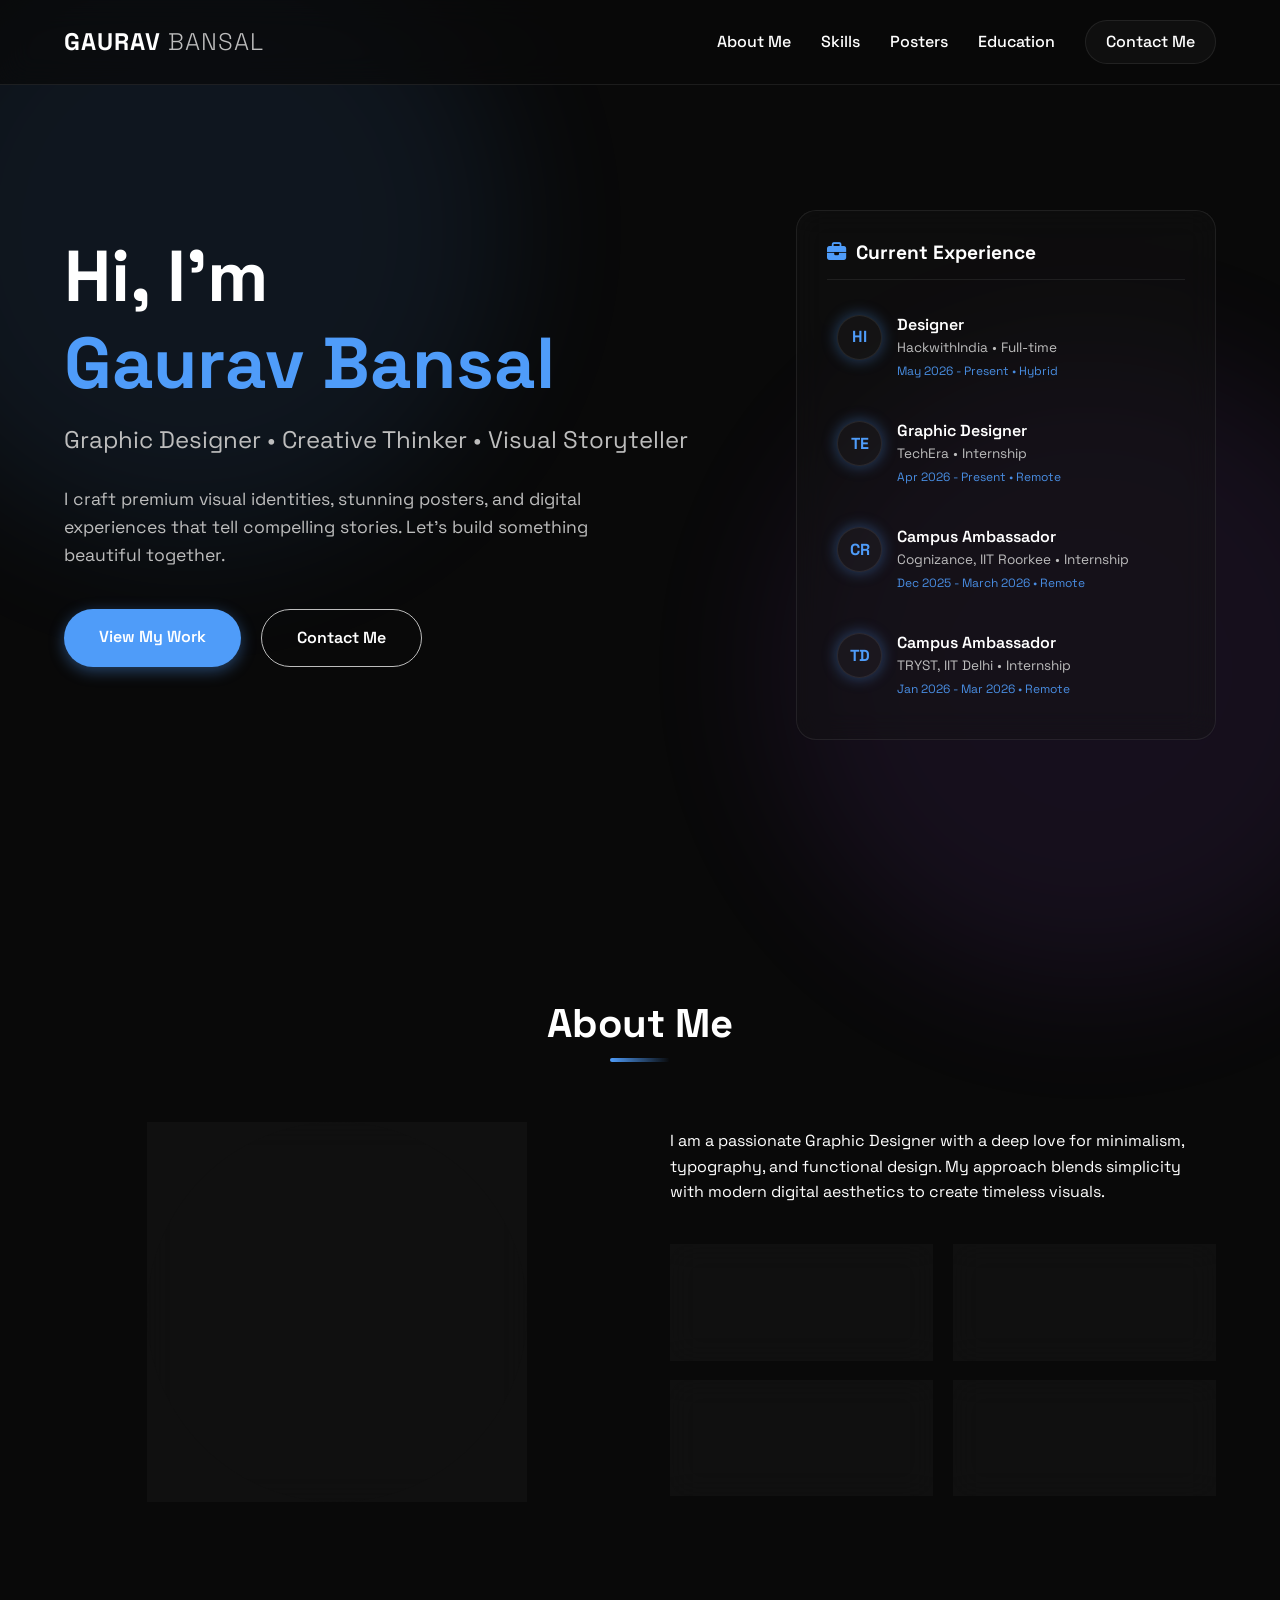
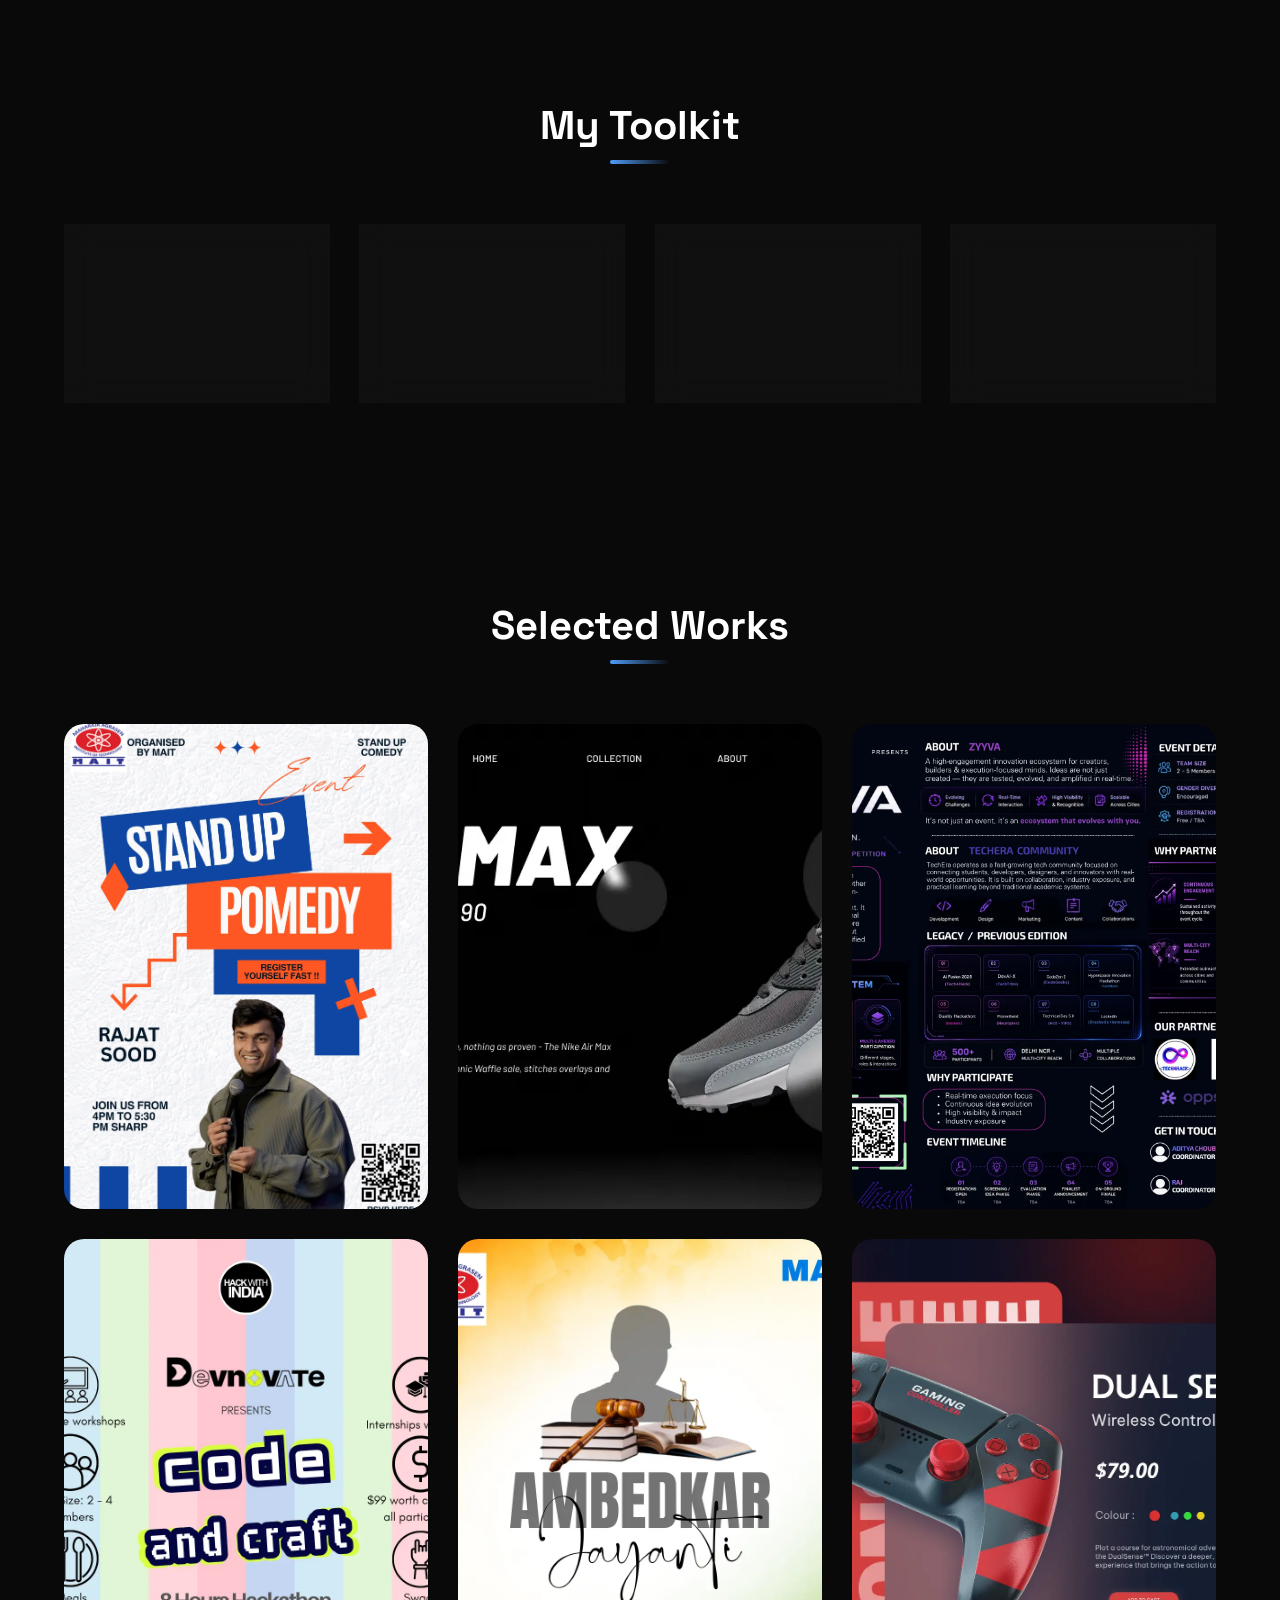
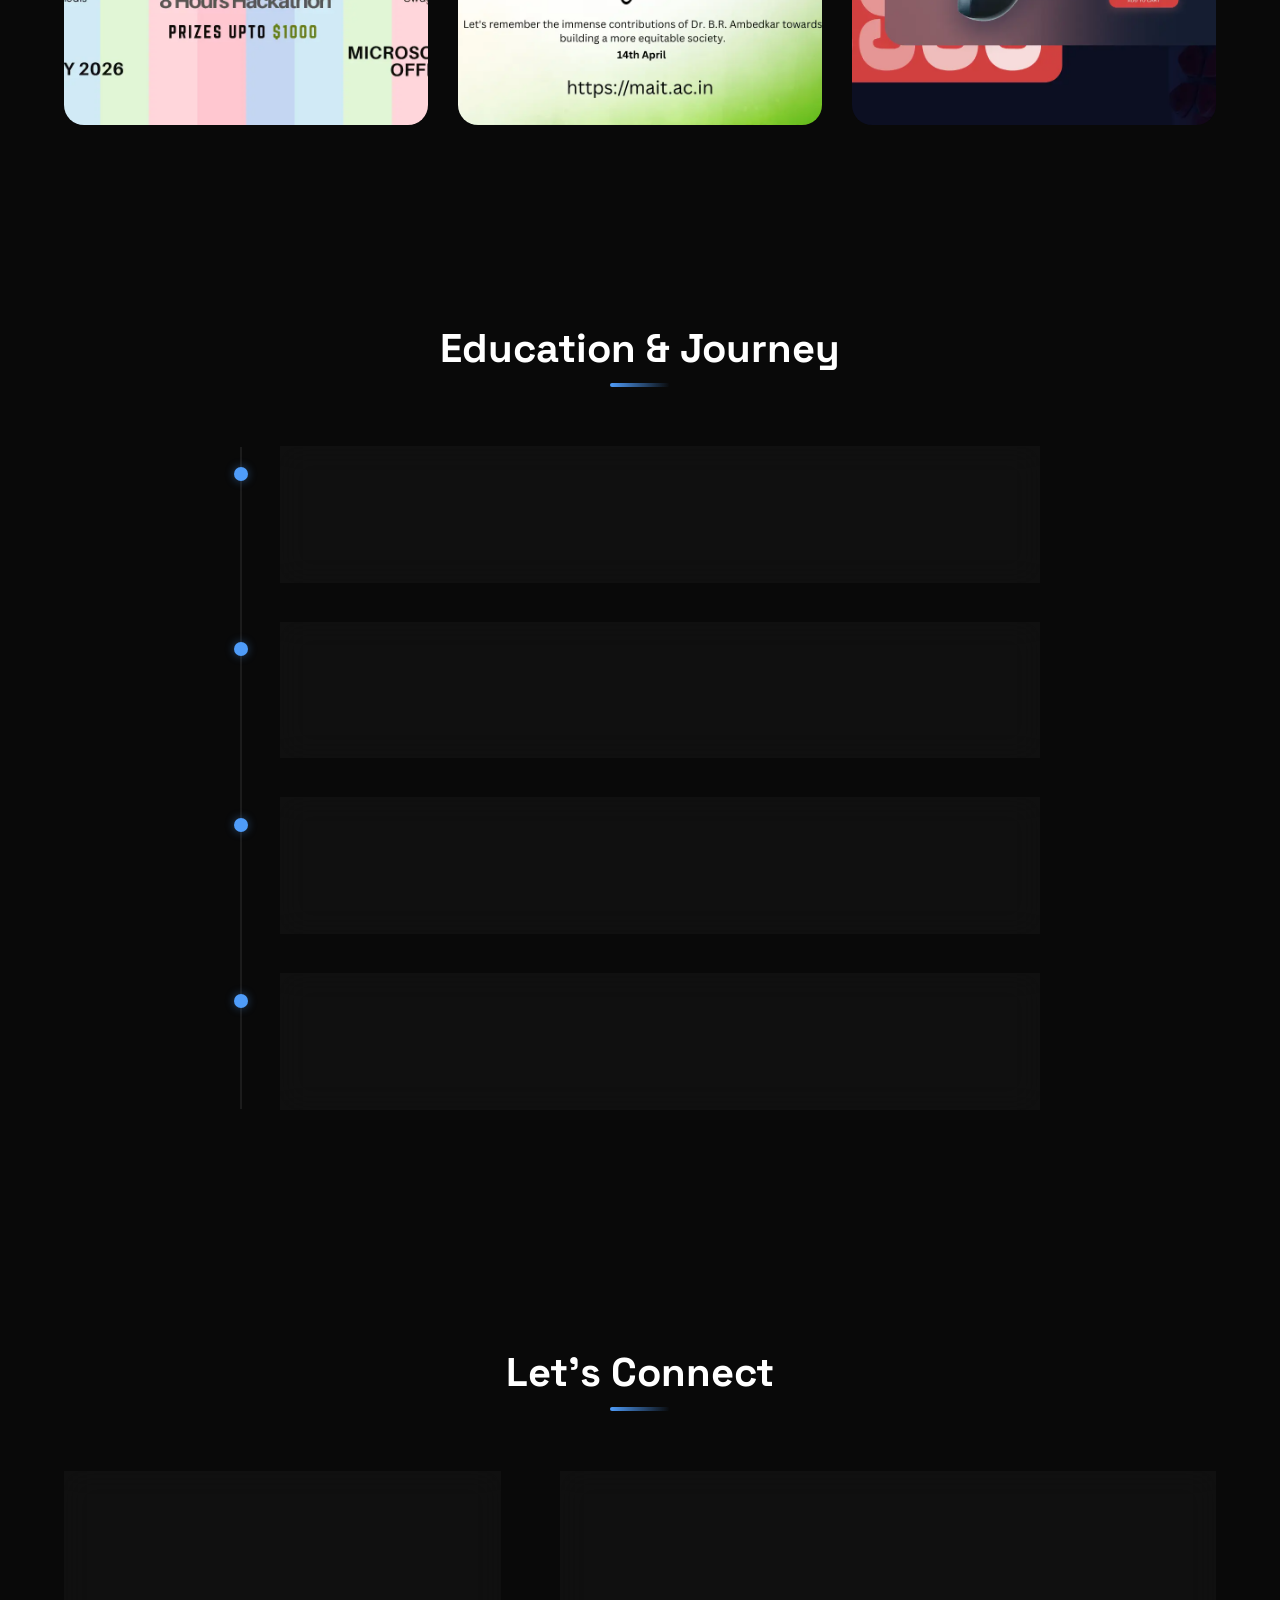
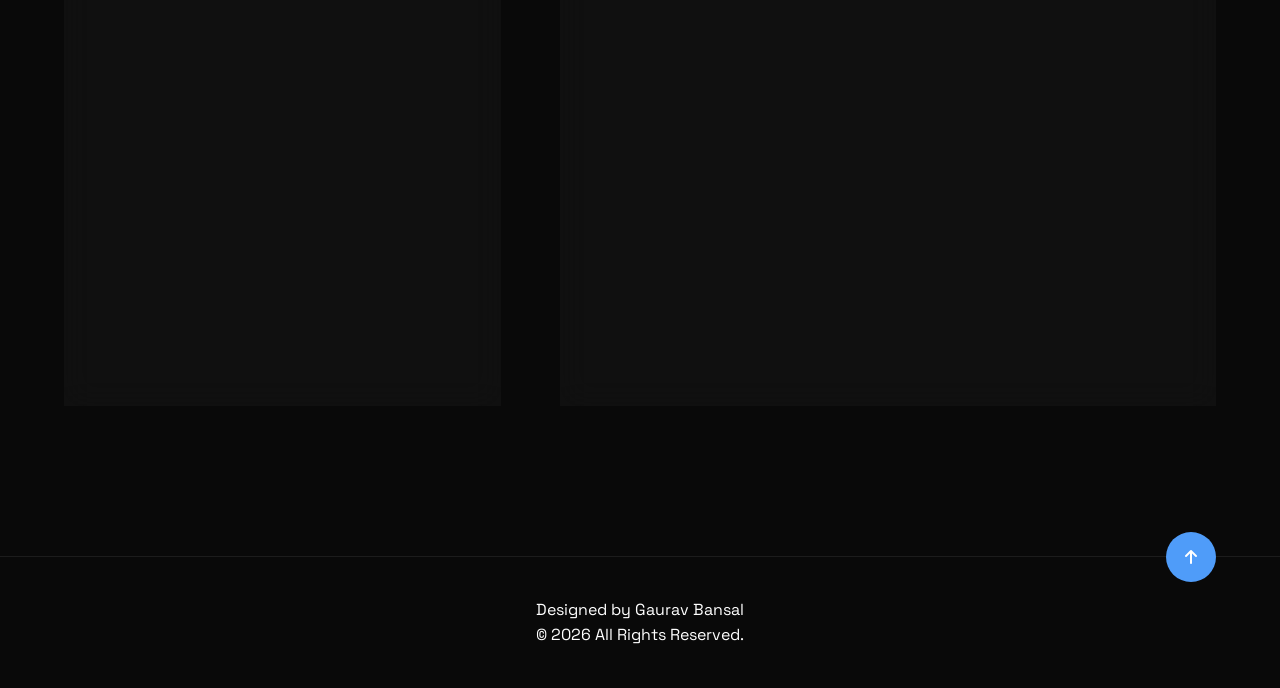
<file: index.html>
<!DOCTYPE html>
<html lang="en">
<head>
    <meta charset="UTF-8">
    <meta name="viewport" content="width=device-width, initial-scale=1.0">
    <title>Graphics Portfolio</title>
    <link rel="stylesheet" href="style.css">
    <link href="https://fonts.googleapis.com/css2?family=Space+Grotesk:wght@300;400;600;700&display=swap" rel="stylesheet">
    <link rel="stylesheet" href="https://cdnjs.cloudflare.com/ajax/libs/font-awesome/6.4.0/css/all.min.css">
</head>
<body>

    <div class="bg-glow glow-1"></div>
    <div class="bg-glow glow-2"></div>

    <header class="navbar">
        <a href="#" class="logo">GAURAV <span>BANSAL</span></a>
        
        <input type="checkbox" id="nav-toggle" class="nav-toggle">
        <label for="nav-toggle" class="nav-toggle-label">
            <span></span>
            <span></span>
            <span></span>
        </label>

        <nav class="nav-links">
            <a href="#about">About Me</a>
            <a href="#skills">Skills</a>
            <a href="#posters">Posters</a>
            <a href="#education">Education</a>
            <a href="#contact" class="nav-cta">Contact Me</a>
        </nav>
    </header>

    <section id="hero" class="hero-section">
        <div class="hero-content scroll-reveal">
            <h1>Hi, I'm <br><span class="accent-text">Gaurav Bansal</span></h1>
            <h2>Graphic Designer • Creative Thinker • Visual Storyteller</h2>
            <p>I craft premium visual identities, stunning posters, and digital experiences that tell compelling stories. Let's build something beautiful together.</p>
            
            <div class="hero-buttons">
                <a href="#posters" class="btn btn-primary">View My Work</a>
                <a href="#contact" class="btn btn-secondary">Contact Me</a>
            </div>
        </div>
        <div class="hero-visual" style="margin-top: 50px;">
            <div class="experience-widget glass-card scroll-reveal">
                <h3 class="widget-title"><i class="fa-solid fa-briefcase"></i> Current Experience</h3>
                
                <div class="exp-list">
                    <div class="exp-item">
                        <div class="exp-logo">HI</div>
                        <div class="exp-details">
                            <h4>Designer</h4>
                            <p class="company">HackwithIndia &bull; Full-time</p>
                            <p class="duration">May 2026 - Present &bull; Hybrid</p>
                        </div>
                    </div>

                    <div class="exp-item">
                        <div class="exp-logo">TE</div>
                        <div class="exp-details">
                            <h4>Graphic Designer</h4>
                            <p class="company">TechEra &bull; Internship</p>
                            <p class="duration">Apr 2026 - Present &bull; Remote</p>
                        </div>
                    </div>

                    <div class="exp-item">
                        <div class="exp-logo">CR</div>
                        <div class="exp-details">
                            <h4>Campus Ambassador</h4>
                            <p class="company">Cognizance, IIT Roorkee &bull; Internship</p>
                            <p class="duration">Dec 2025 - March 2026 &bull; Remote</p>
                        </div>
                    </div>

                    <div class="exp-item">
                        <div class="exp-logo">TD</div>
                        <div class="exp-details">
                            <h4>Campus Ambassador</h4>
                            <p class="company">TRYST, IIT Delhi &bull; Internship</p>
                            <p class="duration">Jan 2026 - Mar 2026 &bull; Remote</p>
                        </div>
                    </div>
                </div>
                
            </div>
        </div>
    </section>

    <section id="about" class="section">
        <div class="section-header scroll-reveal">
            <h2>About Me</h2>
            <div class="separator"></div>
        </div>
        <div class="about-grid">
            <div class="about-image glass-card scroll-reveal">
                <img src="images/profilepic.png" alt="Gaurav Bansal Profile">
            </div>
            <div class="about-text scroll-reveal">
                <p>I am a passionate Graphic Designer with a deep love for minimalism, typography, and functional design. My approach blends simplicity with modern digital aesthetics to create timeless visuals.</p>
                
                <div class="stats-grid">
                    <div class="stat-card glass-card">
                        <h3>10+</h3>
                        <p>Projects Completed</p>
                    </div>
                    <div class="stat-card glass-card">
                        <h3>5+</h3>
                        <p>Happy Clients</p>
                    </div>
                    <div class="stat-card glass-card">
                        <h3>1</h3>
                        <p>Year Learning</p>
                    </div>
                    <div class="stat-card glass-card">
                        <h3>∞</h3>
                        <p>Creative Ideas</p>
                    </div>
                </div>
            </div>
        </div>
    </section>

    <section id="skills" class="section">
        <div class="section-header scroll-reveal">
            <h2>My Toolkit</h2>
            <div class="separator"></div>
        </div>
        <div class="skills-grid">
            <div class="skill-card glass-card scroll-reveal">
                <i class="fa-brands fa-figma"></i>
                <h3>Figma</h3>
                <p>UI Design & Prototyping</p>
            </div>
            <!-- <div class="skill-card glass-card scroll-reveal">
                <i class="fa-solid fa-pen-nib"></i>
                <h3>Illustrator</h3>
                <p>Vector & Logo Design</p>
            </div> -->
                <div class="skill-card glass-card scroll-reveal">
                    <i class="fa-solid fa-image"></i>
                    <h3>Canva</h3>
                    <p>Brochures and Design</p>
                </div>
            <!-- <div class="skill-card glass-card scroll-reveal">
                <i class="fa-solid fa-object-group"></i>
                <h3>Brand Identity</h3>
                <p>Visual Systems</p>
            </div> -->
            <div class="skill-card glass-card scroll-reveal">
                <i class="fa-solid fa-clapperboard"></i>
                <h3>Poster Design</h3>
                <p>Typography & Layout</p>
            </div>
            <div class="skill-card glass-card scroll-reveal">
                <i class="fa-solid fa-hashtag"></i>
                <h3>Social Media</h3>
                <p>Content Creation</p>
            </div>
        </div>
    </section>

    <section id="posters" class="section">
        <div class="section-header scroll-reveal">
            <h2>Selected Works</h2>
            <div class="separator"></div>
        </div>
        <div class="poster-grid">
            <a href="work/poster1.html" class="poster-item scroll-reveal">
               <img src="images/poster1.webp" loading="lazy" alt="Poster Project 1">
                <div class="poster-overlay">
                    <h3>Stand Up Comedy</h3>
                    <p>Event Poster</p>
                    <span class="view-btn">View Details</span>
                </div>
            </a>
            
            <a href="work/poster2.html" class="poster-item scroll-reveal">
                <img src="images/poster2.webp" loading="lazy" alt="Poster Project 2">
                <div class="poster-overlay">
                    <h3>Nike Air Max</h3>
                    <p>Brand Identity</p>
                    <span class="view-btn">View Details</span>
                </div>
            </a>
            <a href="work/poster3.html" class="poster-item scroll-reveal">
                <img src="images/poster3.webp" loading="lazy" alt="Poster Project 3">
                <div class="poster-overlay">
                    <h3>ZYYVA</h3>
                    <p>Brochure</p>
                    <span class="view-btn">View Details</span>
                </div>
            </a>
            <a href="work/poster4.html" class="poster-item scroll-reveal">
                <img src="images/poster4.webp" loading="lazy" alt="Poster Project 4">
                <div class="poster-overlay">
                    <h3>Code And Craft</h3>
                    <p>Event Poster</p>
                    <span class="view-btn">View Details</span>
                </div>
            </a>
              <a href="work/poster5.html" class="poster-item scroll-reveal">
                <img src="images/poster5.webp" loading="lazy" alt="Poster Project 5">
                <div class="poster-overlay">
                    <h3>Ambedkar Jayanti</h3>
                    <p>Day-Specific Poster</p>
                    <span class="view-btn">View Details</span>
                </div>
            </a>
              <a href="work/poster6.html" class="poster-item scroll-reveal">
                <img src="images/poster6.webp" loading="lazy" alt="Poster Project 6" width="200px">
                <div class="poster-overlay">
                    <h3>Console</h3>
                    <p>Product Identity</p>
                    <span class="view-btn">View Details</span>
                </div>
            </a>
            </div>
    </section>

    <section id="education" class="section">
        <div class="section-header scroll-reveal">
            <h2>Education & Journey</h2>
            <div class="separator"></div>
        </div>
        <div class="timeline">
            <div class="timeline-item scroll-reveal">
                <div class="timeline-dot"></div>
                <div class="timeline-content glass-card">
                    <h3>N.K Bagrodia Public School(NKBPS)</h3>
                    <p class="accent-text">2013-2021 • Pre School - 9th</p>
                    <p>Percentage : 88%</p>
                </div>
            </div>
            <div class="timeline-item scroll-reveal">
                <div class="timeline-dot"></div>
                <div class="timeline-content glass-card">
                    <h3>DR. B.R Ambedkar School Of Specialised Excellence (BRASOSE)</h3>
                    <p class="accent-text">2021-2023 • 9th - 10th</p>
                    <p>Percentage : 93.5% (10th) </p>
                </div>
            </div>
            <div class="timeline-item scroll-reveal">
                <div class="timeline-dot"></div>
                <div class="timeline-content glass-card">
                    <h3>National Institute Of Open Schooling (NIOS)</h3>
                    <p class="accent-text">2023-2025 • 11th - 12th</p>
                    <p>Percentage : 85.2% (12th) </p>
                </div>
            </div>
            <div class="timeline-item scroll-reveal">
                <div class="timeline-dot"></div>
                <div class="timeline-content glass-card">
                    <h3>Mahraja Agrasen Institute Of Technology (MAIT)</h3>
                    <p class="accent-text">B.Tech in CSE • 2025 - 2029</p>
                    <p>Current CGPA : 8.5</p>
                </div>
            </div>
        </div>
    </section>

    <section id="contact" class="section">
        <div class="section-header scroll-reveal">
            <h2>Let's Connect</h2>
            <div class="separator"></div>
        </div>
        <div class="contact-grid">
            <div class="contact-info glass-card scroll-reveal">
                <h3>Contact Information</h3>
                <ul class="contact-list">
                    <li><i class="fa-solid fa-envelope"></i> gauravbansalop07@gmail.com</li>
                    <li><i class="fa-solid fa-phone"></i> +91 9643614111</li>
                    <li><i class="fa-solid fa-location-dot"></i> New Delhi, India</li>
                </ul>
                <div class="social-links">
                    <a href="mailto:gauravbansalop07@gmail.com" target="_blank"><i class="fa-solid fa-envelope"></i></a>
                    <a href="https://www.linkedin.com/in/gauravbansalop07" target="_blank"><i class="fa-brands fa-linkedin"></i></a>
                    <a href="https://www.instagram.com/bansal_gaurav_07" target="_blank"><i class="fa-brands fa-instagram"></i></a>
                    <a href="https://www.github.com/gauravbansalop07-ui" target="_blank" ><i class="fa-brands fa-github"></i></a>
                </div>
            </div>
            
            <div class="contact-form glass-card scroll-reveal">
                <form action="#" method="POST">
                    <div class="input-group">
                        <input type="text" id="name" required placeholder=" ">
                        <label for="name">Your Name</label>
                    </div>
                    <div class="input-group">
                        <input type="email" id="email" required placeholder=" ">
                        <label for="email">Your Email</label>
                    </div>
                    <div class="input-group">
                        <input type="text" id="subject" required placeholder=" ">
                        <label for="subject">Subject</label>
                    </div>
                    <div class="input-group">
                        <textarea id="message" rows="5" required placeholder=" "></textarea>
                        <label for="message">Your Message</label>
                    </div>
                    <button type="submit" class="btn btn-primary">Send Message</button>
                </form>
            </div>
        </div>
    </section>

    <footer id="footer" class="footer">
        <div class="footer-content">
            <p>Designed <span style="color: #ff4757;"></span> by Gaurav Bansal</p>
            <p class="copyright">&copy; 2026 All Rights Reserved.</p>
        </div>
        <a href="#hero" class="back-to-top" title="Back to top"><i class="fa-solid fa-arrow-up"></i></a>
    </footer>

</body>
</html>
</file>
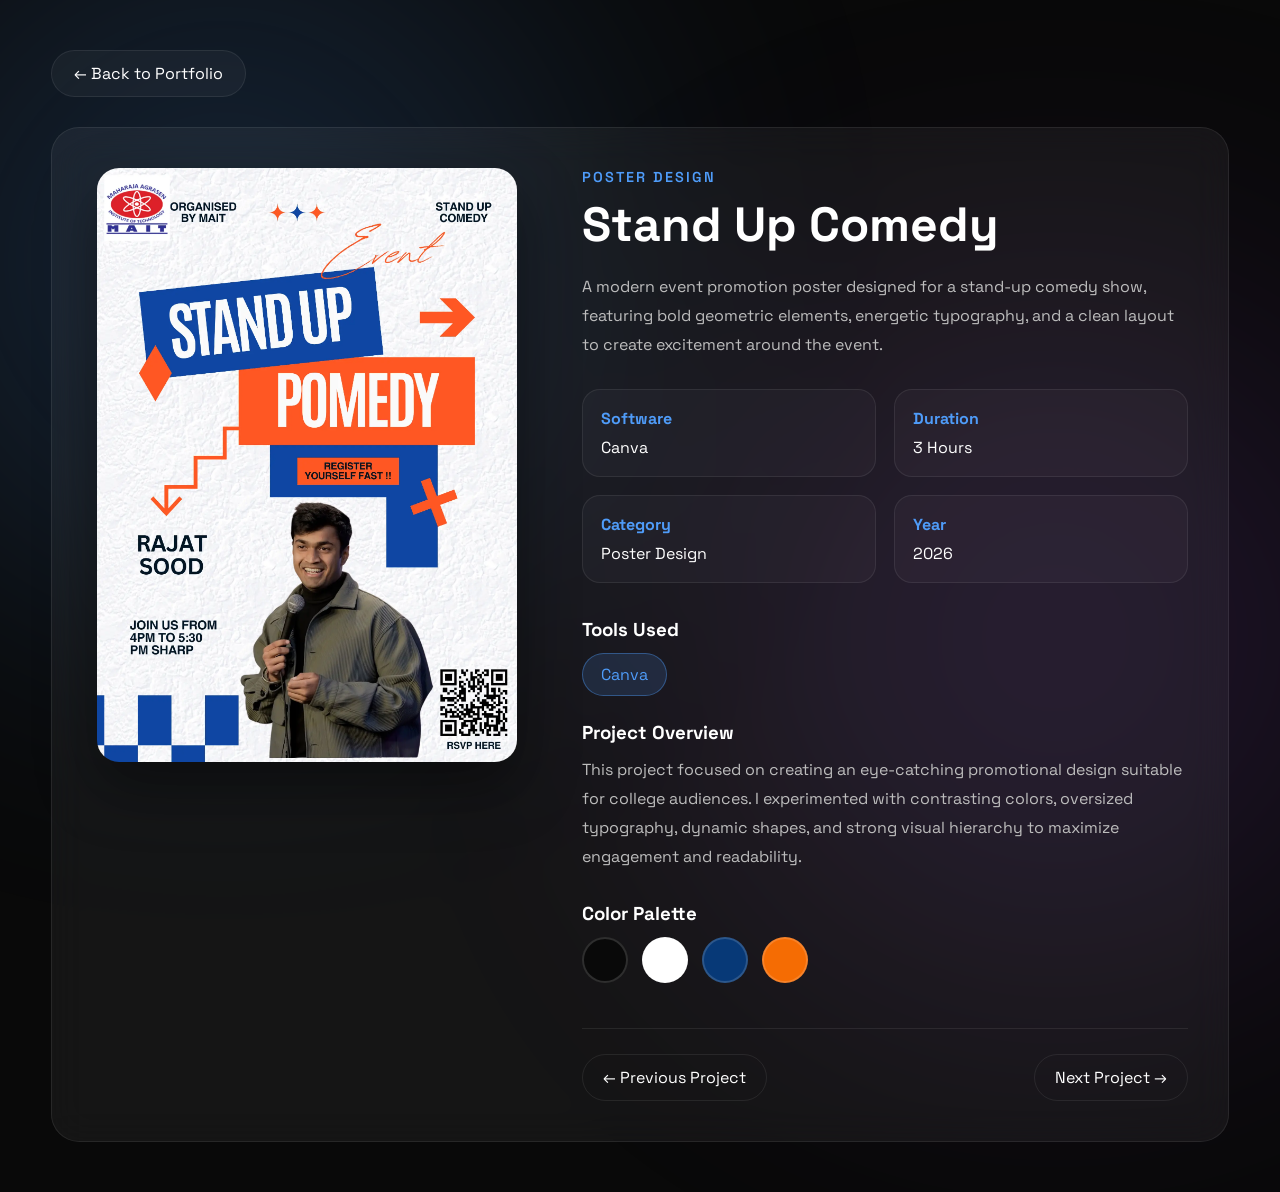
<file: work/poster1.html>
<!DOCTYPE html>
<html lang="en">
<head>
<meta charset="UTF-8">
<meta name="viewport" content="width=device-width, initial-scale=1.0">
<title>Stand Up Comedy</title>
<link href="https://fonts.googleapis.com/css2?family=Space+Grotesk:wght@300;400;500;600;700&display=swap" rel="stylesheet">
<style>
*{margin:0;padding:0;box-sizing:border-box}
:root{
--bg:#090909;
--card:rgba(255,255,255,.05);
--border:rgba(255,255,255,.08);
--text:#fff;
--muted:#bdbdbd;
--accent:#4F9CF9;
--purple:#9b51e0;
}
body{
font-family:'Space Grotesk',sans-serif;
background:var(--bg);
color:var(--text);
overflow-x:hidden;
position:relative;
}
body::before{
content:"";
position:fixed;
width:55vw;height:55vw;
top:-10%;left:-10%;
background:var(--accent);
border-radius:50%;
filter:blur(150px);
opacity:.18;
animation:f1 16s ease-in-out infinite alternate;
z-index:-2;
}
body::after{
content:"";
position:fixed;
width:55vw;height:55vw;
right:-10%;bottom:-10%;
background:var(--purple);
border-radius:50%;
filter:blur(150px);
opacity:.15;
animation:f2 18s ease-in-out infinite alternate;
z-index:-2;
}
@keyframes f1{to{transform:translate(50px,60px) rotate(15deg)}}
@keyframes f2{to{transform:translate(-50px,-40px) rotate(-15deg)}}
.container{width:min(1350px,92%);margin:50px auto;}
.back{
display:inline-flex;align-items:center;gap:10px;
padding:12px 22px;
border:1px solid var(--border);
border-radius:30px;
background:rgba(255,255,255,.04);
text-decoration:none;color:#fff;
transition:.3s;
}
.back:hover{background:var(--accent);transform:translateY(-3px)}
.card{
margin-top:30px;
background:var(--card);
backdrop-filter:blur(18px);
border:1px solid var(--border);
border-radius:28px;
padding:40px;
animation:fade .8s ease;
}
.project{
display:grid;
grid-template-columns:430px 1fr;
gap:60px;
align-items:start;
}
.left{display:flex;justify-content:center}
.left img{
width:100%;
max-width:420px;
border-radius:22px;
box-shadow:0 25px 60px rgba(0,0,0,.45);
transition:.4s;
}
.left img:hover{transform:scale(1.03)}
.category{color:var(--accent);font-weight:600;letter-spacing:2px;text-transform:uppercase;font-size:.9rem}
h1{font-size:3rem;margin:8px 0 18px}
.desc{color:var(--muted);line-height:1.8;margin-bottom:30px}
.grid{
display:grid;
grid-template-columns:repeat(2,minmax(180px,1fr));
gap:18px;
margin-bottom:35px;
}
.info{
padding:18px;
background:rgba(255,255,255,.03);
border:1px solid var(--border);
border-radius:18px;
}
.info h4{color:var(--accent);margin-bottom:8px}
.section{margin-top:25px}
.section h3{margin-bottom:12px}
.tools{display:flex;gap:10px;flex-wrap:wrap}
.tools span{
padding:10px 18px;
border-radius:22px;
background:rgba(79,156,249,.15);
border:1px solid rgba(79,156,249,.4);
color:var(--accent);
}
.palette{display:flex;gap:14px;margin-top:10px}
.swatch{
width:46px;height:46px;border-radius:50%;
border:2px solid rgba(255,255,255,.15)
}
.nav{
display:flex;
justify-content:space-between;
margin-top:45px;
padding-top:25px;
border-top:1px solid var(--border);
}
.nav a{
text-decoration:none;
color:#fff;
padding:12px 20px;
border-radius:24px;
border:1px solid var(--border);
transition:.3s;
}
.nav a:hover{background:var(--accent)}
@keyframes fade{from{opacity:0;transform:translateY(25px)}to{opacity:1;transform:none}}
@media(max-width:900px){
.project{grid-template-columns:1fr}
.left img{max-width:330px}
h1{font-size:2.2rem}
.grid{grid-template-columns:1fr}
}
</style>
</head>
<body>
<div class="container">
<a href="../index.html" class="back">← Back to Portfolio</a>

<div class="card">
<div class="project">
<div class="left">
<img src="../images/poster1.webp" alt="Stand Up Comedy">
</div>

<div class="right">
<div class="category">Poster Design</div>
<h1>Stand Up Comedy</h1>

<p class="desc">
A modern event promotion poster designed for a stand-up comedy show, featuring bold geometric elements, energetic typography, and a clean layout to create excitement around the event.
</p>

<div class="grid">
<div class="info">
<h4>Software</h4>
<p>Canva</p>
</div>

<div class="info">
<h4>Duration</h4>
<p>3 Hours</p>
</div>

<div class="info">
<h4>Category</h4>
<p>Poster Design</p>
</div>

<div class="info">
<h4>Year</h4>
<p>2026</p>
</div>
</div>

<div class="section">
<h3>Tools Used</h3>
<div class="tools">
<span>Canva</span>
</div>
</div>

<div class="section">
<h3>Project Overview</h3>
<p class="desc">
This project focused on creating an eye-catching promotional design suitable for college audiences. I experimented with contrasting colors, oversized typography, dynamic shapes, and strong visual hierarchy to maximize engagement and readability.
</p>
</div>

<div class="section">
<h3>Color Palette</h3>
<div class="palette">
<div class="swatch" style="background:#090909"></div>
<div class="swatch" style="background:#ffffff"></div>
<div class="swatch" style="background:#073977"></div>
<div class="swatch" style="background:#f56c03"></div>
</div>
</div>

<div class="nav">
<a href="poster1.html">← Previous Project</a>
<a href="poster2.html">Next Project →</a>
</div>

</div>
</div>
</div>
</div>
</body>
</html>
</file>
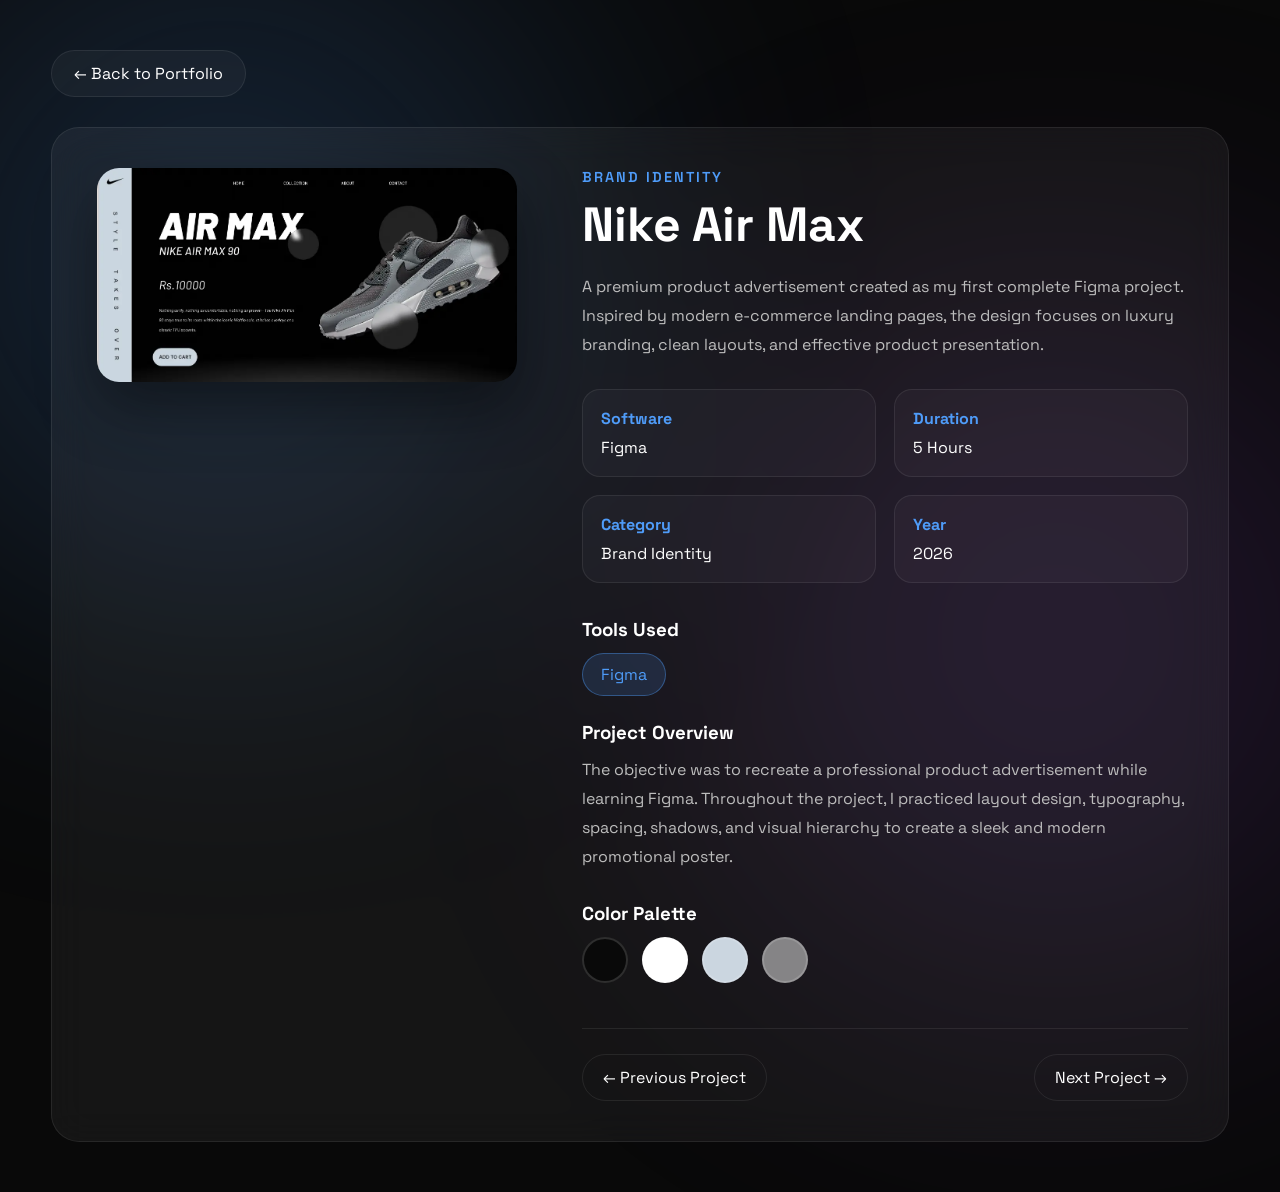
<file: work/poster2.html>
<!DOCTYPE html>
<html lang="en">
<head>
<meta charset="UTF-8">
<meta name="viewport" content="width=device-width, initial-scale=1.0">
<title>Nike Air Max | Project</title>
<link href="https://fonts.googleapis.com/css2?family=Space+Grotesk:wght@300;400;500;600;700&display=swap" rel="stylesheet">
<style>
*{margin:0;padding:0;box-sizing:border-box}
:root{
--bg:#090909;
--card:rgba(255,255,255,.05);
--border:rgba(255,255,255,.08);
--text:#fff;
--muted:#bdbdbd;
--accent:#4F9CF9;
--purple:#9b51e0;
}
body{
font-family:'Space Grotesk',sans-serif;
background:var(--bg);
color:var(--text);
overflow-x:hidden;
position:relative;
}
body::before{
content:"";
position:fixed;
width:55vw;height:55vw;
top:-10%;left:-10%;
background:var(--accent);
border-radius:50%;
filter:blur(150px);
opacity:.18;
animation:f1 16s ease-in-out infinite alternate;
z-index:-2;
}
body::after{
content:"";
position:fixed;
width:55vw;height:55vw;
right:-10%;bottom:-10%;
background:var(--purple);
border-radius:50%;
filter:blur(150px);
opacity:.15;
animation:f2 18s ease-in-out infinite alternate;
z-index:-2;
}
@keyframes f1{to{transform:translate(50px,60px) rotate(15deg)}}
@keyframes f2{to{transform:translate(-50px,-40px) rotate(-15deg)}}
.container{width:min(1350px,92%);margin:50px auto;}
.back{
display:inline-flex;align-items:center;gap:10px;
padding:12px 22px;
border:1px solid var(--border);
border-radius:30px;
background:rgba(255,255,255,.04);
text-decoration:none;color:#fff;
transition:.3s;
}
.back:hover{background:var(--accent);transform:translateY(-3px)}
.card{
margin-top:30px;
background:var(--card);
backdrop-filter:blur(18px);
border:1px solid var(--border);
border-radius:28px;
padding:40px;
animation:fade .8s ease;
}
.project{
display:grid;
grid-template-columns:430px 1fr;
gap:60px;
align-items:start;
}
.left{display:flex;justify-content:center}
.left img{
width:100%;
max-width:420px;
border-radius:22px;
box-shadow:0 25px 60px rgba(0,0,0,.45);
transition:.4s;
}
.left img:hover{transform:scale(1.03)}
.category{color:var(--accent);font-weight:600;letter-spacing:2px;text-transform:uppercase;font-size:.9rem}
h1{font-size:3rem;margin:8px 0 18px}
.desc{color:var(--muted);line-height:1.8;margin-bottom:30px}
.grid{
display:grid;
grid-template-columns:repeat(2,minmax(180px,1fr));
gap:18px;
margin-bottom:35px;
}
.info{
padding:18px;
background:rgba(255,255,255,.03);
border:1px solid var(--border);
border-radius:18px;
}
.info h4{color:var(--accent);margin-bottom:8px}
.section{margin-top:25px}
.section h3{margin-bottom:12px}
.tools{display:flex;gap:10px;flex-wrap:wrap}
.tools span{
padding:10px 18px;
border-radius:22px;
background:rgba(79,156,249,.15);
border:1px solid rgba(79,156,249,.4);
color:var(--accent);
}
.palette{display:flex;gap:14px;margin-top:10px}
.swatch{
width:46px;height:46px;border-radius:50%;
border:2px solid rgba(255,255,255,.15)
}
.nav{
display:flex;
justify-content:space-between;
margin-top:45px;
padding-top:25px;
border-top:1px solid var(--border);
}
.nav a{
text-decoration:none;
color:#fff;
padding:12px 20px;
border-radius:24px;
border:1px solid var(--border);
transition:.3s;
}
.nav a:hover{background:var(--accent)}
@keyframes fade{from{opacity:0;transform:translateY(25px)}to{opacity:1;transform:none}}
@media(max-width:900px){
.project{grid-template-columns:1fr}
.left img{max-width:330px}
h1{font-size:2.2rem}
.grid{grid-template-columns:1fr}
}
</style>
</head>
<body>
<div class="container">
<a href="/index.html" class="back">← Back to Portfolio</a>

<div class="card">
<div class="project">
<div class="left">
<img src="/images/poster2.webp" alt="Nike Air Max Poster">
</div>

<div class="right">
<div class="category">Brand Identity</div>
<h1>Nike Air Max</h1>

<p class="desc">
A premium product advertisement created as my first complete Figma project. Inspired by modern e-commerce landing pages, the design focuses on luxury branding, clean layouts, and effective product presentation.
</p>

<div class="grid">
<div class="info">
<h4>Software</h4>
<p>Figma</p>
</div>

<div class="info">
<h4>Duration</h4>
<p>5 Hours</p>
</div>

<div class="info">
<h4>Category</h4>
<p>Brand Identity</p>
</div>

<div class="info">
<h4>Year</h4>
<p>2026</p>
</div>
</div>

<div class="section">
<h3>Tools Used</h3>
<div class="tools">
<span>Figma</span>
</div>
</div>

<div class="section">
<h3>Project Overview</h3>
<p class="desc">
The objective was to recreate a professional product advertisement while learning Figma. Throughout the project, I practiced layout design, typography, spacing, shadows, and visual hierarchy to create a sleek and modern promotional poster.
</p>
</div>

<div class="section">
<h3>Color Palette</h3>
<div class="palette">
<div class="swatch" style="background:#090909"></div>
<div class="swatch" style="background:#ffffff"></div>
<div class="swatch" style="background:#CBD6E0"></div>
<div class="swatch" style="background:#858486"></div>
</div>
</div>

<div class="nav">
<a href="poster1.html">← Previous Project</a>
<a href="poster3.html">Next Project →</a>
</div>

</div>
</div>
</div>
</div>
</body>
</html>
</file>
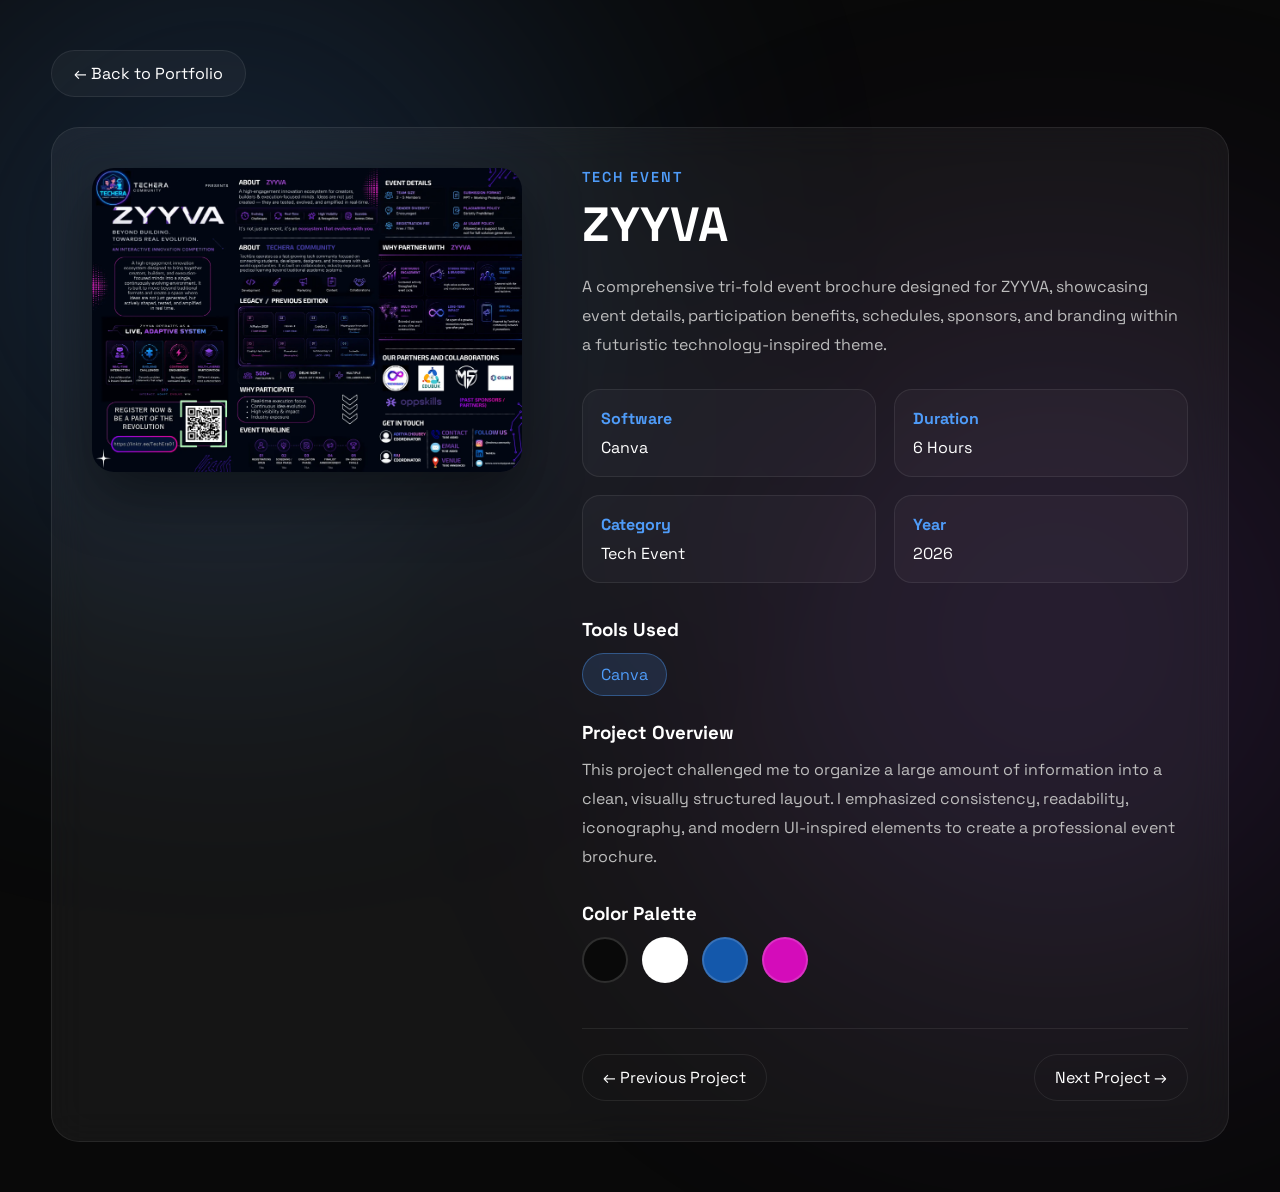
<file: work/poster3.html>
<!DOCTYPE html>
<html lang="en">
<head>
<meta charset="UTF-8">
<meta name="viewport" content="width=device-width, initial-scale=1.0">
<title>ZYYVA</title>
<link href="https://fonts.googleapis.com/css2?family=Space+Grotesk:wght@300;400;500;600;700&display=swap" rel="stylesheet">
<style>
*{margin:0;padding:0;box-sizing:border-box}
:root{
--bg:#090909;
--card:rgba(255,255,255,.05);
--border:rgba(255,255,255,.08);
--text:#fff;
--muted:#bdbdbd;
--accent:#4F9CF9;
--purple:#9b51e0;
}
body{
font-family:'Space Grotesk',sans-serif;
background:var(--bg);
color:var(--text);
overflow-x:hidden;
position:relative;
}
body::before{
content:"";
position:fixed;
width:55vw;height:55vw;
top:-10%;left:-10%;
background:var(--accent);
border-radius:50%;
filter:blur(150px);
opacity:.18;
animation:f1 16s ease-in-out infinite alternate;
z-index:-2;
}
body::after{
content:"";
position:fixed;
width:55vw;height:55vw;
right:-10%;bottom:-10%;
background:var(--purple);
border-radius:50%;
filter:blur(150px);
opacity:.15;
animation:f2 18s ease-in-out infinite alternate;
z-index:-2;
}
@keyframes f1{to{transform:translate(50px,60px) rotate(15deg)}}
@keyframes f2{to{transform:translate(-50px,-40px) rotate(-15deg)}}
.container{width:min(1350px,92%);margin:50px auto;}
.back{
display:inline-flex;align-items:center;gap:10px;
padding:12px 22px;
border:1px solid var(--border);
border-radius:30px;
background:rgba(255,255,255,.04);
text-decoration:none;color:#fff;
transition:.3s;
}
.back:hover{background:var(--accent);transform:translateY(-3px)}
.card{
margin-top:30px;
background:var(--card);
backdrop-filter:blur(18px);
border:1px solid var(--border);
border-radius:28px;
padding:40px;
animation:fade .8s ease;
}
.project{
display:grid;
grid-template-columns:430px 1fr;
gap:60px;
align-items:start;
}
.left{display:flex;justify-content:center}
.left img{
width:100%;
max-width:450px;
border-radius:22px;
box-shadow:0 25px 60px rgba(0,0,0,.45);
transition:.4s;
}
.left img:hover{transform:scale(1.03)}
.category{color:var(--accent);font-weight:600;letter-spacing:2px;text-transform:uppercase;font-size:.9rem}
h1{font-size:3rem;margin:8px 0 18px}
.desc{color:var(--muted);line-height:1.8;margin-bottom:30px}
.grid{
display:grid;
grid-template-columns:repeat(2,minmax(180px,1fr));
gap:18px;
margin-bottom:35px;
}
.info{
padding:18px;
background:rgba(255,255,255,.03);
border:1px solid var(--border);
border-radius:18px;
}
.info h4{color:var(--accent);margin-bottom:8px}
.section{margin-top:25px}
.section h3{margin-bottom:12px}
.tools{display:flex;gap:10px;flex-wrap:wrap}
.tools span{
padding:10px 18px;
border-radius:22px;
background:rgba(79,156,249,.15);
border:1px solid rgba(79,156,249,.4);
color:var(--accent);
}
.palette{display:flex;gap:14px;margin-top:10px}
.swatch{
width:46px;height:46px;border-radius:50%;
border:2px solid rgba(255,255,255,.15)
}
.nav{
display:flex;
justify-content:space-between;
margin-top:45px;
padding-top:25px;
border-top:1px solid var(--border);
}
.nav a{
text-decoration:none;
color:#fff;
padding:12px 20px;
border-radius:24px;
border:1px solid var(--border);
transition:.3s;
}
.nav a:hover{background:var(--accent)}
@keyframes fade{from{opacity:0;transform:translateY(25px)}to{opacity:1;transform:none}}
@media(max-width:900px){
.project{grid-template-columns:1fr}
.left img{max-width:330px}
h1{font-size:2.2rem}
.grid{grid-template-columns:1fr}
}
</style>
</head>
<body>
<div class="container">
<a href="/index.html" class="back">← Back to Portfolio</a>

<div class="card">
<div class="project">
<div class="left">
<img src="/images/poster3.webp" alt="ZYYVA event">
</div>

<div class="right">
<div class="category">Tech Event</div>
<h1>ZYYVA</h1>

<p class="desc">
A comprehensive tri-fold event brochure designed for ZYYVA, showcasing event details, participation benefits, schedules, sponsors, and branding within a futuristic technology-inspired theme.
</p>

<div class="grid">
<div class="info">
<h4>Software</h4>
<p>Canva</p>
</div>

<div class="info">
<h4>Duration</h4>
<p>6 Hours</p>
</div>

<div class="info">
<h4>Category</h4>
<p>Tech Event</p>
</div>

<div class="info">
<h4>Year</h4>
<p>2026</p>
</div>
</div>

<div class="section">
<h3>Tools Used</h3>
<div class="tools">
<span>Canva</span>
</div>
</div>

<div class="section">
<h3>Project Overview</h3>
<p class="desc">
This project challenged me to organize a large amount of information into a clean, visually structured layout. I emphasized consistency, readability, iconography, and modern UI-inspired elements to create a professional event brochure.
</p>
</div>

<div class="section">
<h3>Color Palette</h3>
<div class="palette">
<div class="swatch" style="background:#090909"></div>
<div class="swatch" style="background:#ffffff"></div>
<div class="swatch" style="background:#1458ab"></div>
<div class="swatch" style="background:#d40cba"></div>
</div>
</div>

<div class="nav">
<a href="poster2.html">← Previous Project</a>
<a href="poster4.html">Next Project →</a>
</div>

</div>
</div>
</div>
</div>
</body>
</html>
</file>
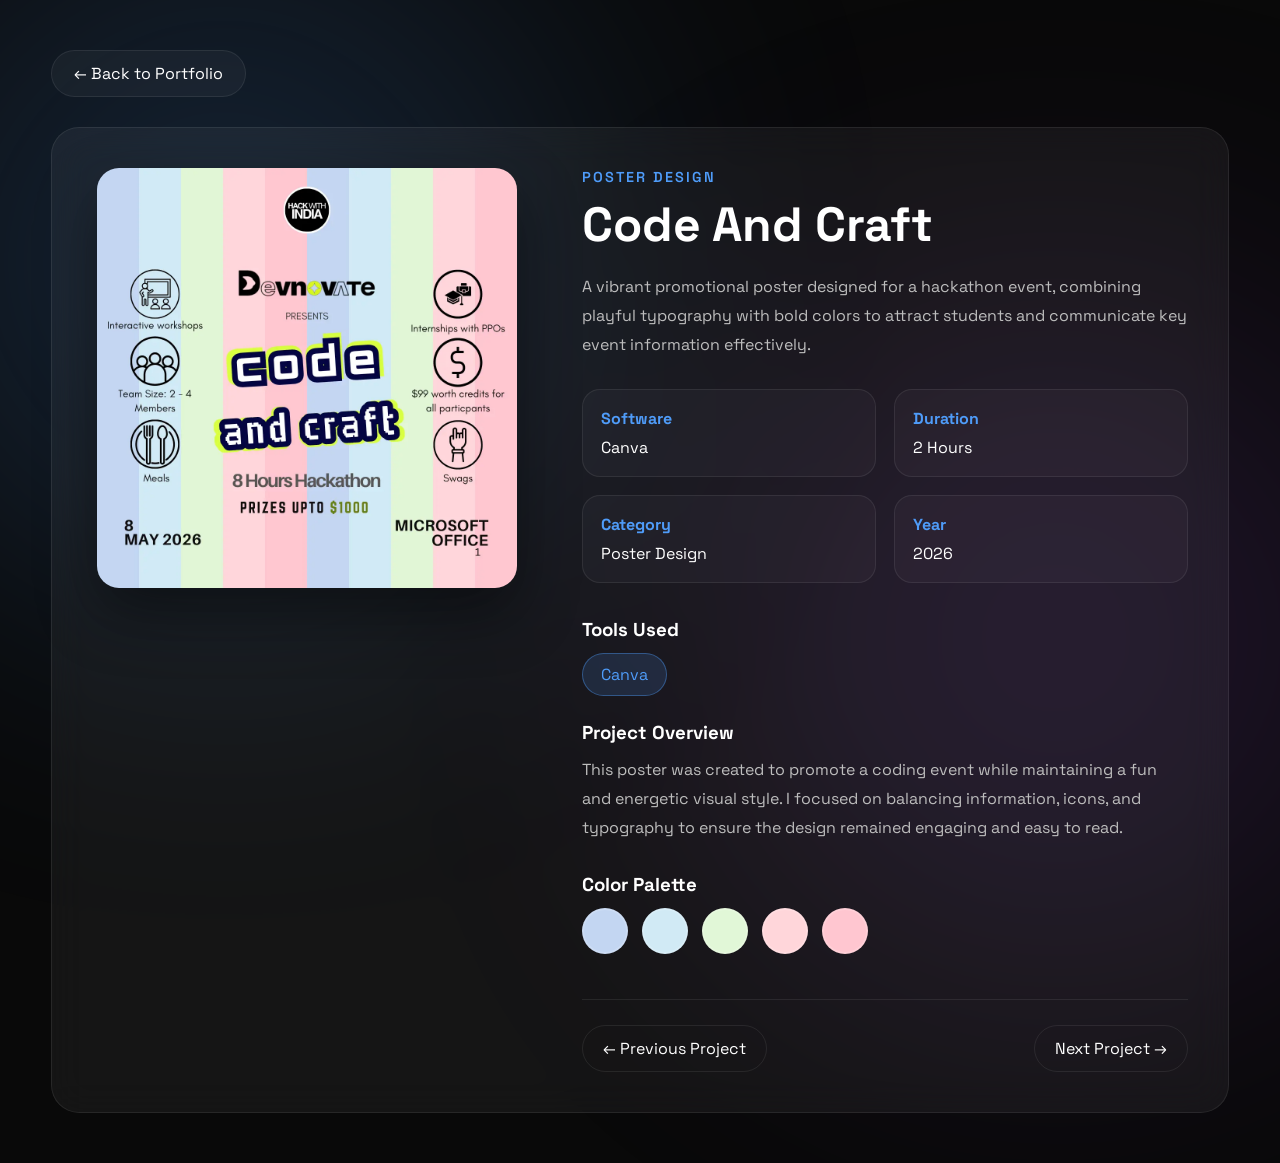
<file: work/poster4.html>
<!DOCTYPE html>
<html lang="en">
<head>
<meta charset="UTF-8">
<meta name="viewport" content="width=device-width, initial-scale=1.0">
<title>Code And Craft</title>
<link href="https://fonts.googleapis.com/css2?family=Space+Grotesk:wght@300;400;500;600;700&display=swap" rel="stylesheet">
<style>
*{margin:0;padding:0;box-sizing:border-box}
:root{
--bg:#090909;
--card:rgba(255,255,255,.05);
--border:rgba(255,255,255,.08);
--text:#fff;
--muted:#bdbdbd;
--accent:#4F9CF9;
--purple:#9b51e0;
}
body{
font-family:'Space Grotesk',sans-serif;
background:var(--bg);
color:var(--text);
overflow-x:hidden;
position:relative;
}
body::before{
content:"";
position:fixed;
width:55vw;height:55vw;
top:-10%;left:-10%;
background:var(--accent);
border-radius:50%;
filter:blur(150px);
opacity:.18;
animation:f1 16s ease-in-out infinite alternate;
z-index:-2;
}
body::after{
content:"";
position:fixed;
width:55vw;height:55vw;
right:-10%;bottom:-10%;
background:var(--purple);
border-radius:50%;
filter:blur(150px);
opacity:.15;
animation:f2 18s ease-in-out infinite alternate;
z-index:-2;
}
@keyframes f1{to{transform:translate(50px,60px) rotate(15deg)}}
@keyframes f2{to{transform:translate(-50px,-40px) rotate(-15deg)}}
.container{width:min(1350px,92%);margin:50px auto;}
.back{
display:inline-flex;align-items:center;gap:10px;
padding:12px 22px;
border:1px solid var(--border);
border-radius:30px;
background:rgba(255,255,255,.04);
text-decoration:none;color:#fff;
transition:.3s;
}
.back:hover{background:var(--accent);transform:translateY(-3px)}
.card{
margin-top:30px;
background:var(--card);
backdrop-filter:blur(18px);
border:1px solid var(--border);
border-radius:28px;
padding:40px;
animation:fade .8s ease;
}
.project{
display:grid;
grid-template-columns:430px 1fr;
gap:60px;
align-items:start;
}
.left{display:flex;justify-content:center}
.left img{
width:100%;
max-width:420px;
border-radius:22px;
box-shadow:0 25px 60px rgba(0,0,0,.45);
transition:.4s;
}
.left img:hover{transform:scale(1.03)}
.category{color:var(--accent);font-weight:600;letter-spacing:2px;text-transform:uppercase;font-size:.9rem}
h1{font-size:3rem;margin:8px 0 18px}
.desc{color:var(--muted);line-height:1.8;margin-bottom:30px}
.grid{
display:grid;
grid-template-columns:repeat(2,minmax(180px,1fr));
gap:18px;
margin-bottom:35px;
}
.info{
padding:18px;
background:rgba(255,255,255,.03);
border:1px solid var(--border);
border-radius:18px;
}
.info h4{color:var(--accent);margin-bottom:8px}
.section{margin-top:25px}
.section h3{margin-bottom:12px}
.tools{display:flex;gap:10px;flex-wrap:wrap}
.tools span{
padding:10px 18px;
border-radius:22px;
background:rgba(79,156,249,.15);
border:1px solid rgba(79,156,249,.4);
color:var(--accent);
}
.palette{display:flex;gap:14px;margin-top:10px}
.swatch{
width:46px;height:46px;border-radius:50%;
border:2px solid rgba(255,255,255,.15)
}
.nav{
display:flex;
justify-content:space-between;
margin-top:45px;
padding-top:25px;
border-top:1px solid var(--border);
}
.nav a{
text-decoration:none;
color:#fff;
padding:12px 20px;
border-radius:24px;
border:1px solid var(--border);
transition:.3s;
}
.nav a:hover{background:var(--accent)}
@keyframes fade{from{opacity:0;transform:translateY(25px)}to{opacity:1;transform:none}}
@media(max-width:900px){
.project{grid-template-columns:1fr}
.left img{max-width:330px}
h1{font-size:2.2rem}
.grid{grid-template-columns:1fr}
}
</style>
</head>
<body>
<div class="container">
<a href="/index.html" class="back">← Back to Portfolio</a>

<div class="card">
<div class="project">
<div class="left">
<img src="/images/poster4.webp" alt="Code And Craft">
</div>

<div class="right">
<div class="category">Poster Design</div>
<h1>Code And Craft</h1>

<p class="desc">
A vibrant promotional poster designed for a hackathon event, combining playful typography with bold colors to attract students and communicate key event information effectively.
</p>

<div class="grid">
<div class="info">
<h4>Software</h4>
<p>Canva</p>
</div>

<div class="info">
<h4>Duration</h4>
<p>2 Hours</p>
</div>

<div class="info">
<h4>Category</h4>
<p>Poster Design</p>
</div>

<div class="info">
<h4>Year</h4>
<p>2026</p>
</div>
</div>

<div class="section">
<h3>Tools Used</h3>
<div class="tools">
<span>Canva</span>
</div>
</div>

<div class="section">
<h3>Project Overview</h3>
<p class="desc">
This poster was created to promote a coding event while maintaining a fun and energetic visual style. I focused on balancing information, icons, and typography to ensure the design remained engaging and easy to read.
</p>
</div>

<div class="section">
<h3>Color Palette</h3>
<div class="palette">
<div class="swatch" style="background:#c3d6f2"></div>
<div class="swatch" style="background:	#d1eaf5"></div>
<div class="swatch" style="background:#e1f7d7"></div>
<div class="swatch" style="background:#ffd6da"></div>
<div class="swatch" style="background:	#ffc6d0"></div>
</div>
</div>

<div class="nav">
<a href="poster3.html">← Previous Project</a>
<a href="poster5.html">Next Project →</a>
</div>

</div>
</div>
</div>
</div>
</body>
</html>
</file>
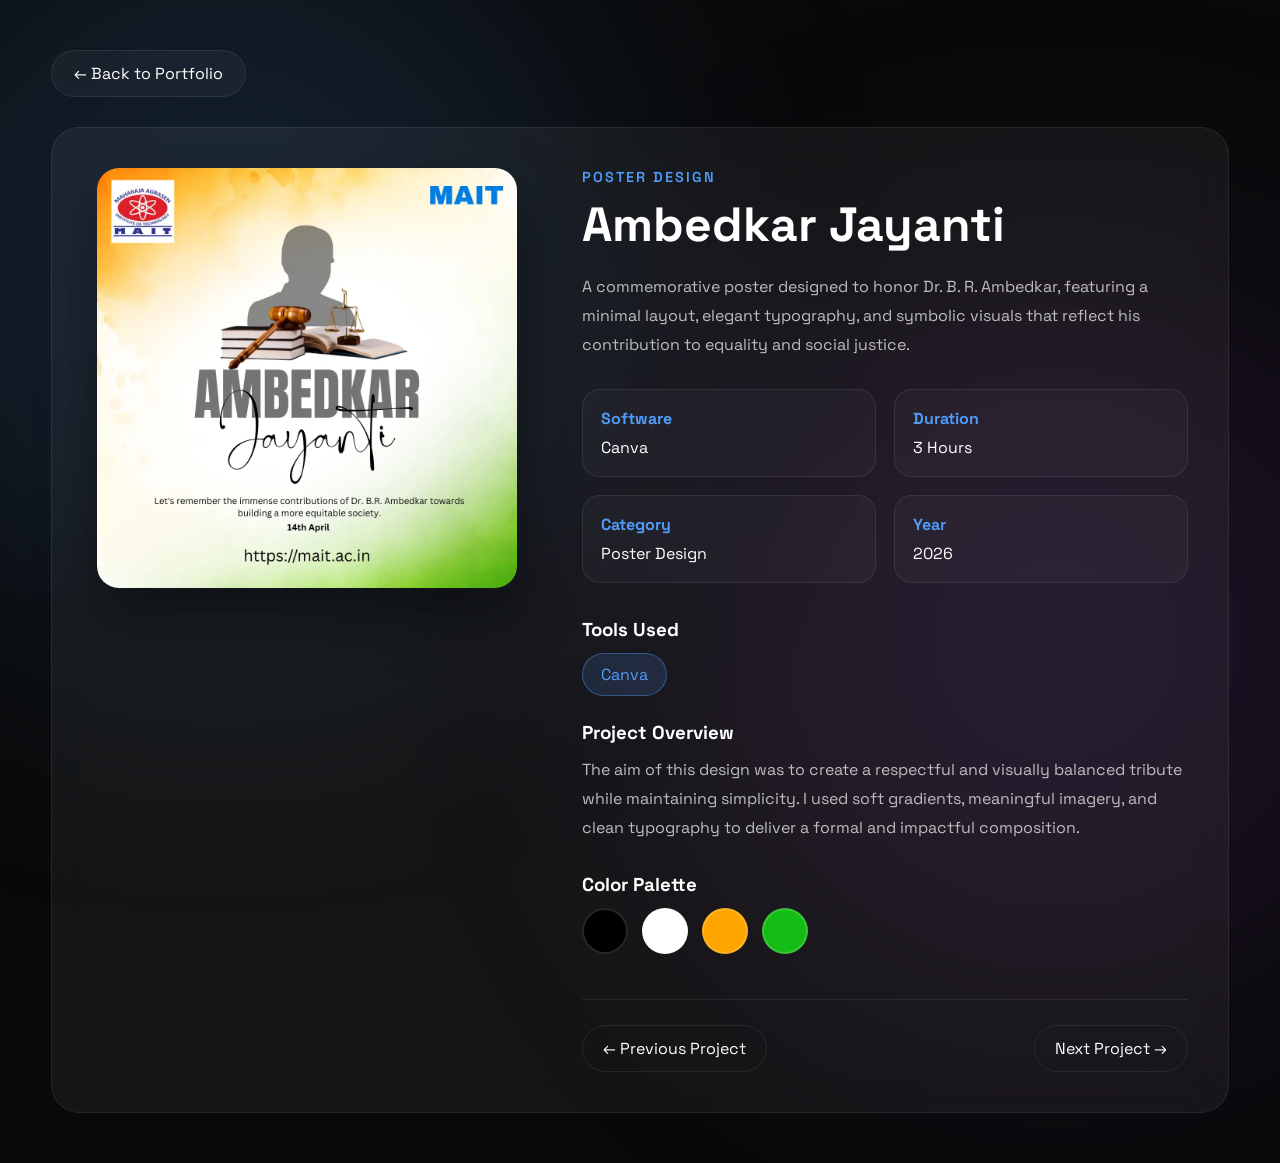
<file: work/poster5.html>
<!DOCTYPE html>
<html lang="en">
<head>
<meta charset="UTF-8">
<meta name="viewport" content="width=device-width, initial-scale=1.0">
<title>Ambedkar Jayanti</title>
<link href="https://fonts.googleapis.com/css2?family=Space+Grotesk:wght@300;400;500;600;700&display=swap" rel="stylesheet">
<style>
*{margin:0;padding:0;box-sizing:border-box}
:root{
--bg:#090909;
--card:rgba(255,255,255,.05);
--border:rgba(255,255,255,.08);
--text:#fff;
--muted:#bdbdbd;
--accent:#4F9CF9;
--purple:#9b51e0;
}
body{
font-family:'Space Grotesk',sans-serif;
background:var(--bg);
color:var(--text);
overflow-x:hidden;
position:relative;
}
body::before{
content:"";
position:fixed;
width:55vw;height:55vw;
top:-10%;left:-10%;
background:var(--accent);
border-radius:50%;
filter:blur(150px);
opacity:.18;
animation:f1 16s ease-in-out infinite alternate;
z-index:-2;
}
body::after{
content:"";
position:fixed;
width:55vw;height:55vw;
right:-10%;bottom:-10%;
background:var(--purple);
border-radius:50%;
filter:blur(150px);
opacity:.15;
animation:f2 18s ease-in-out infinite alternate;
z-index:-2;
}
@keyframes f1{to{transform:translate(50px,60px) rotate(15deg)}}
@keyframes f2{to{transform:translate(-50px,-40px) rotate(-15deg)}}
.container{width:min(1350px,92%);margin:50px auto;}
.back{
display:inline-flex;align-items:center;gap:10px;
padding:12px 22px;
border:1px solid var(--border);
border-radius:30px;
background:rgba(255,255,255,.04);
text-decoration:none;color:#fff;
transition:.3s;
}
.back:hover{background:var(--accent);transform:translateY(-3px)}
.card{
margin-top:30px;
background:var(--card);
backdrop-filter:blur(18px);
border:1px solid var(--border);
border-radius:28px;
padding:40px;
animation:fade .8s ease;
}
.project{
display:grid;
grid-template-columns:430px 1fr;
gap:60px;
align-items:start;
}
.left{display:flex;justify-content:center}
.left img{
width:100%;
max-width:420px;
border-radius:22px;
box-shadow:0 25px 60px rgba(0,0,0,.45);
transition:.4s;
}
.left img:hover{transform:scale(1.03)}
.category{color:var(--accent);font-weight:600;letter-spacing:2px;text-transform:uppercase;font-size:.9rem}
h1{font-size:3rem;margin:8px 0 18px}
.desc{color:var(--muted);line-height:1.8;margin-bottom:30px}
.grid{
display:grid;
grid-template-columns:repeat(2,minmax(180px,1fr));
gap:18px;
margin-bottom:35px;
}
.info{
padding:18px;
background:rgba(255,255,255,.03);
border:1px solid var(--border);
border-radius:18px;
}
.info h4{color:var(--accent);margin-bottom:8px}
.section{margin-top:25px}
.section h3{margin-bottom:12px}
.tools{display:flex;gap:10px;flex-wrap:wrap}
.tools span{
padding:10px 18px;
border-radius:22px;
background:rgba(79,156,249,.15);
border:1px solid rgba(79,156,249,.4);
color:var(--accent);
}
.palette{display:flex;gap:14px;margin-top:10px}
.swatch{
width:46px;height:46px;border-radius:50%;
border:2px solid rgba(255,255,255,.15)
}
.nav{
display:flex;
justify-content:space-between;
margin-top:45px;
padding-top:25px;
border-top:1px solid var(--border);
}
.nav a{
text-decoration:none;
color:#fff;
padding:12px 20px;
border-radius:24px;
border:1px solid var(--border);
transition:.3s;
}
.nav a:hover{background:var(--accent)}
@keyframes fade{from{opacity:0;transform:translateY(25px)}to{opacity:1;transform:none}}
@media(max-width:900px){
.project{grid-template-columns:1fr}
.left img{max-width:330px}
h1{font-size:2.2rem}
.grid{grid-template-columns:1fr}
}
</style>
</head>
<body>
<div class="container">
<a href="/index.html" class="back">← Back to Portfolio</a>

<div class="card">
<div class="project">
<div class="left">
<img src="/images/poster5.webp" alt="Ambedkar Jayanti">
</div>

<div class="right">
<div class="category">Poster Design</div>
<h1>Ambedkar Jayanti</h1>

<p class="desc">
A commemorative poster designed to honor Dr. B. R. Ambedkar, featuring a minimal layout, elegant typography, and symbolic visuals that reflect his contribution to equality and social justice.
</p>

<div class="grid">
<div class="info">
<h4>Software</h4>
<p>Canva</p>
</div>

<div class="info">
<h4>Duration</h4>
<p>3 Hours</p>
</div>

<div class="info">
<h4>Category</h4>
<p>Poster Design</p>
</div>

<div class="info">
<h4>Year</h4>
<p>2026</p>
</div>
</div>

<div class="section">
<h3>Tools Used</h3>
<div class="tools">
<span>Canva</span>
</div>
</div>

<div class="section">
<h3>Project Overview</h3>
<p class="desc">
The aim of this design was to create a respectful and visually balanced tribute while maintaining simplicity. I used soft gradients, meaningful imagery, and clean typography to deliver a formal and impactful composition.
</p>
</div>

<div class="section">
<h3>Color Palette</h3>
<div class="palette">
<div class="swatch" style="background:black"></div>
<div class="swatch" style="background:	white"></div>
<div class="swatch" style="background:orange"></div>
<div class="swatch" style="background:rgb(22, 188, 22)"></div>
</div>
</div>

<div class="nav">
<a href="poster4.html">← Previous Project</a>
<a href="poster6.html">Next Project →</a>
</div>

</div>
</div>
</div>
</div>
</body>
</html>
</file>
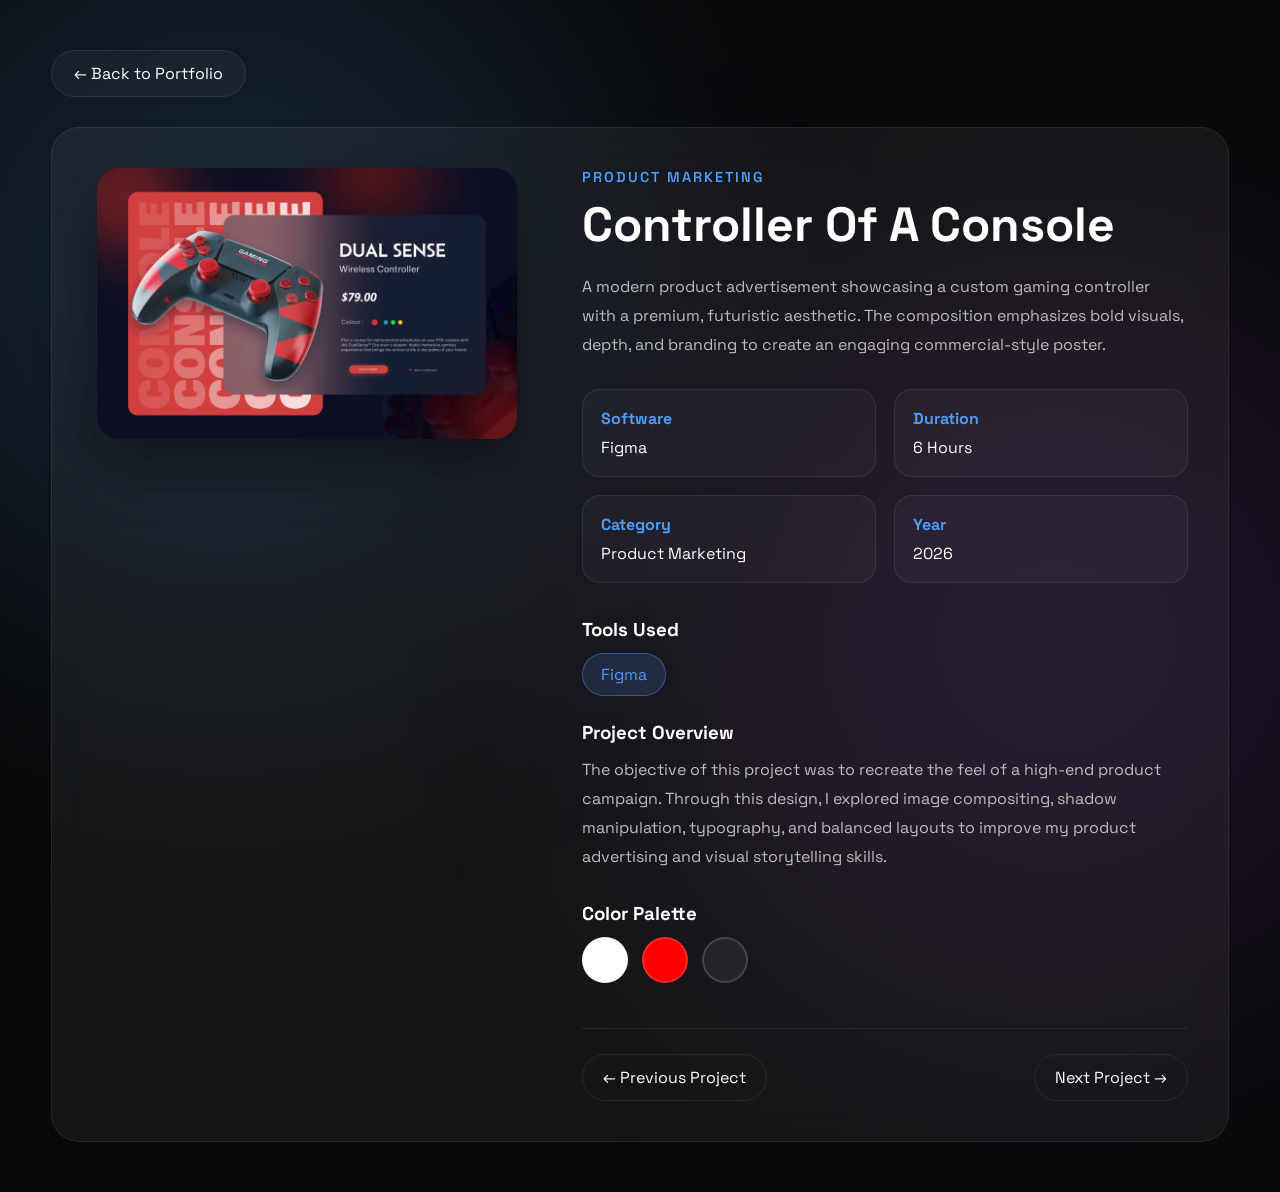
<file: work/poster6.html>
<!DOCTYPE html>
<html lang="en">
<head>
<meta charset="UTF-8">
<meta name="viewport" content="width=device-width, initial-scale=1.0">
<title>Controller Of Console</title>
<link href="https://fonts.googleapis.com/css2?family=Space+Grotesk:wght@300;400;500;600;700&display=swap" rel="stylesheet">
<style>
*{margin:0;padding:0;box-sizing:border-box}
:root{
--bg:#090909;
--card:rgba(255,255,255,.05);
--border:rgba(255,255,255,.08);
--text:#fff;
--muted:#bdbdbd;
--accent:#4F9CF9;
--purple:#9b51e0;
}
body{
font-family:'Space Grotesk',sans-serif;
background:var(--bg);
color:var(--text);
overflow-x:hidden;
position:relative;
}
body::before{
content:"";
position:fixed;
width:55vw;height:55vw;
top:-10%;left:-10%;
background:var(--accent);
border-radius:50%;
filter:blur(150px);
opacity:.18;
animation:f1 16s ease-in-out infinite alternate;
z-index:-2;
}
body::after{
content:"";
position:fixed;
width:55vw;height:55vw;
right:-10%;bottom:-10%;
background:var(--purple);
border-radius:50%;
filter:blur(150px);
opacity:.15;
animation:f2 18s ease-in-out infinite alternate;
z-index:-2;
}
@keyframes f1{to{transform:translate(50px,60px) rotate(15deg)}}
@keyframes f2{to{transform:translate(-50px,-40px) rotate(-15deg)}}
.container{width:min(1350px,92%);margin:50px auto;}
.back{
display:inline-flex;align-items:center;gap:10px;
padding:12px 22px;
border:1px solid var(--border);
border-radius:30px;
background:rgba(255,255,255,.04);
text-decoration:none;color:#fff;
transition:.3s;
}
.back:hover{background:var(--accent);transform:translateY(-3px)}
.card{
margin-top:30px;
background:var(--card);
backdrop-filter:blur(18px);
border:1px solid var(--border);
border-radius:28px;
padding:40px;
animation:fade .8s ease;
}
.project{
display:grid;
grid-template-columns:430px 1fr;
gap:60px;
align-items:start;
}
.left{display:flex;justify-content:center}
.left img{
width:100%;
max-width:420px;
border-radius:22px;
box-shadow:0 25px 60px rgba(0,0,0,.45);
transition:.4s;
}
.left img:hover{transform:scale(1.03)}
.category{color:var(--accent);font-weight:600;letter-spacing:2px;text-transform:uppercase;font-size:.9rem}
h1{font-size:3rem;margin:8px 0 18px}
.desc{color:var(--muted);line-height:1.8;margin-bottom:30px}
.grid{
display:grid;
grid-template-columns:repeat(2,minmax(180px,1fr));
gap:18px;
margin-bottom:35px;
}
.info{
padding:18px;
background:rgba(255,255,255,.03);
border:1px solid var(--border);
border-radius:18px;
}
.info h4{color:var(--accent);margin-bottom:8px}
.section{margin-top:25px}
.section h3{margin-bottom:12px}
.tools{display:flex;gap:10px;flex-wrap:wrap}
.tools span{
padding:10px 18px;
border-radius:22px;
background:rgba(79,156,249,.15);
border:1px solid rgba(79,156,249,.4);
color:var(--accent);
}
.palette{display:flex;gap:14px;margin-top:10px}
.swatch{
width:46px;height:46px;border-radius:50%;
border:2px solid rgba(255,255,255,.15)
}
.nav{
display:flex;
justify-content:space-between;
margin-top:45px;
padding-top:25px;
border-top:1px solid var(--border);
}
.nav a{
text-decoration:none;
color:#fff;
padding:12px 20px;
border-radius:24px;
border:1px solid var(--border);
transition:.3s;
}
.nav a:hover{background:var(--accent)}
@keyframes fade{from{opacity:0;transform:translateY(25px)}to{opacity:1;transform:none}}
@media(max-width:900px){
.project{grid-template-columns:1fr}
.left img{max-width:330px}
h1{font-size:2.2rem}
.grid{grid-template-columns:1fr}
}
</style>
</head>
<body>
<div class="container">
<a href="/index.html" class="back">← Back to Portfolio</a>

<div class="card">
<div class="project">
<div class="left">
<img src="/images/poster6.webp" alt="Console">
</div>

<div class="right">
<div class="category">Product Marketing</div>
<h1>Controller Of A Console</h1>

<p class="desc">
A modern product advertisement showcasing a custom gaming controller with a premium, futuristic aesthetic. The composition emphasizes bold visuals, depth, and branding to create an engaging commercial-style poster.
</p>

<div class="grid">
<div class="info">
<h4>Software</h4>
<p>Figma</p>
</div>

<div class="info">
<h4>Duration</h4>
<p>6 Hours</p>
</div>

<div class="info">
<h4>Category</h4>
<p>Product Marketing</p>
</div>

<div class="info">
<h4>Year</h4>
<p>2026</p>
</div>
</div>

<div class="section">
<h3>Tools Used</h3>
<div class="tools">
<span>Figma</span>
</div>
</div>

<div class="section">
<h3>Project Overview</h3>
<p class="desc">
The objective of this project was to recreate the feel of a high-end product campaign. Through this design, I explored image compositing, shadow manipulation, typography, and balanced layouts to improve my product advertising and visual storytelling skills.
</p>
</div>

<div class="section">
<h3>Color Palette</h3>
<div class="palette">
<div class="swatch" style="background:#ffffff"></div>
<div class="swatch" style="background:red"></div>
<div class="swatch" style="background:rgb(36, 36, 40)"></div>
</div>
</div>

<div class="nav">
<a href="poster5.html">← Previous Project</a>
<a href="poster1.html">Next Project →</a>
</div>

</div>
</div>
</div>
</div>
</body>
</html>
</file>
<file: style.css>
/* ==========================================================================
   Base & Variables
   ========================================================================== */
:root {
    --bg-dark: #090909;
    --bg-sec: #121212;
    --accent: #4F9CF9;
    --accent-glow: rgba(79, 156, 249, 0.4);
    --text-main: #FFFFFF;
    --text-muted: #BDBDBD;
    --card-bg: rgba(255, 255, 255, 0.03);
    --card-border: rgba(255, 255, 255, 0.08);
    --font-main: 'Space Grotesk', sans-serif;
    --transition: 0.4s cubic-bezier(0.25, 0.8, 0.25, 1);
}

* {
    margin: 0;
    padding: 0;
    box-sizing: border-box;
}

html {
    scroll-behavior: smooth;
    scrollbar-width: thin;
    scrollbar-color: var(--accent) var(--bg-dark);
}

body {
    font-family: var(--font-main);
    background-color: var(--bg-dark);
    color: var(--text-main);
    line-height: 1.6;
    overflow-x: hidden;
    /* Simulate Custom Cursor without JS */
    cursor: crosshair; 
}

::selection {
    background: var(--accent);
    color: var(--text-main);
}

/* ==========================================================================
   Typography & Utilities
   ========================================================================== */
h1, h2, h3, h4 { font-weight: 700; line-height: 1.2; }
.accent-text { color: var(--accent); }
a { text-decoration: none; color: inherit; transition: var(--transition); }
img { max-width: 100%; display: block; border-radius: 12px; }

.section {
    padding: 100px 5%;
    max-width: 1400px;
    margin: 0 auto;
}

.section-header {
    margin-bottom: 60px;
    text-align: center;
}

.section-header h2 {
    font-size: 2.5rem;
    margin-bottom: 10px;
}

.separator {
    height: 4px;
    width: 60px;
    background: linear-gradient(90deg, var(--accent), transparent);
    margin: 0 auto;
    border-radius: 2px;
}

/* Glassmorphism Classes */
.glass-card {
    background: var(--card-bg);
    backdrop-filter: blur(15px);
    -webkit-backdrop-filter: blur(10px);
    border: 1px solid var(--card-border);
    border-radius: 20px;
    padding: 30px;
    transition: var(--transition);
}

.glass-card:hover {
    transform: translateY(-5px);
    background: rgba(255, 255, 255, 0.08);
    border-color: var(--accent-glow);
    box-shadow: 0 10px 30px rgba(0,0,0,0.5);
}

/* ==========================================================================
   Background Animations
   ========================================================================== */
.bg-glow {
    position: fixed;
    width: 50vw;
    height: 50vw;
    border-radius: 50%;
    filter: blur(70px);
    z-index: -1;
    opacity: 0.09;
    animation: float 30s infinite alternate linear;
}
.glow-1 { top: -10%; left: -10%; background: var(--accent); }
.glow-2 { bottom: -10%; right: -10%; background: #9b51e0; animation-delay: -5s; }

/* ==========================================================================
   Navigation Structure
   ========================================================================== */
.navbar {
    position: fixed;
    top: 0;
    width: 100%;
    padding: 20px 5%;
    display: flex;
    justify-content: space-between;
    align-items: center;
    background: rgba(9, 9, 9, 0.7);
    backdrop-filter: blur(15px);
    border-bottom: 1px solid var(--card-border);
    z-index: 1000;
}

.logo { font-size: 1.5rem; font-weight: 700; letter-spacing: 1px; }
.logo span { font-weight: 300; color: var(--text-muted); }

.nav-links { display: flex; gap: 30px; align-items: center; }
.nav-links a {
    font-size: 1rem;
    font-weight: 500;
    position: relative;
    padding: 5px 0;
}

/* Underline Hover */
.nav-links a:not(.nav-cta)::after {
    content: '';
    position: absolute;
    bottom: 0; left: 0;
    width: 0; height: 2px;
    background: var(--accent);
    transition: var(--transition);
}
.nav-links a:not(.nav-cta):hover::after { width: 100%; }

.nav-cta {
    background: var(--card-bg);
    border: 1px solid var(--card-border);
    padding: 8px 20px !important;
    border-radius: 30px;
}
.nav-cta:hover { background: var(--accent); color: #fff; border-color: var(--accent); }

/* CSS Hamburger */
.nav-toggle, .nav-toggle-label { display: none; }

/* ==========================================================================
   Buttons
   ========================================================================== */
.btn {
    display: inline-block;
    padding: 15px 35px;
    border-radius: 30px;
    font-weight: 600;
    cursor: pointer;
    overflow: hidden;
    position: relative;
    z-index: 1;
}
.btn-primary {
    background: var(--accent);
    color: #fff;
    box-shadow: 0 4px 15px var(--accent-glow);
}
.btn-primary:hover {
    box-shadow: 0 6px 25px rgba(79, 156, 249, 0.6);
    transform: translateY(-2px);
}
.btn-secondary {
    background: transparent;
    border: 1px solid var(--text-muted);
    color: var(--text-main);
}
.btn-secondary:hover { border-color: var(--accent); color: var(--accent); }

/* ==========================================================================
   Hero Section
   ========================================================================== */
.hero-section {
    height: 100vh;
    display: flex;
    align-items: center;
    justify-content: space-between;
    padding: 0 5%;
    max-width: 1400px;
    margin: 0 auto;
}
.hero-content { width: 55%; }
.hero-content h1 { font-size: 4.5rem; margin-bottom: 20px; }
.hero-content h2 { font-size: 1.5rem; color: var(--text-muted); font-weight: 400; margin-bottom: 30px; }
.hero-content p { color: var(--text-muted); margin-bottom: 40px; font-size: 1.1rem; max-width: 90%; }
.hero-buttons { display: flex; gap: 20px; }

.hero-visual {
    width: 40%;
    height: 60vh;
    display: flex;
    justify-content: center;
    align-items: center;
}
.abstract-shape {
    width: 300px;
    height: 300px;
    background: linear-gradient(135deg, var(--accent), #9b51e0);
    border-radius: 30% 70% 70% 30% / 30% 30% 70% 70%;
    animation: morph 10s linear infinite alternate;
    box-shadow: 0 0 50px var(--accent-glow);
}

/* ==========================================================================
   Experience Widget (Hero Section Right Side)
   ========================================================================== */
.hero-visual {
    width: 45%;
    display: flex;
    justify-content: flex-end; /* Aligns the card to the right */
    align-items: center;
}

.experience-widget {
    width: 100%;
    max-width: 420px;
    padding: 30px;
    background: rgba(20, 20, 20, 0.4); /* Slightly darker glass for contrast */
}

.widget-title {
    font-size: 1.2rem;
    color: var(--text-main);
    margin-bottom: 25px;
    display: flex;
    align-items: center;
    gap: 10px;
    border-bottom: 1px solid var(--card-border);
    padding-bottom: 15px;
}

.widget-title i {
    color: var(--accent);
}

.exp-list {
    display: flex;
    flex-direction: column;
    gap: 20px;
}

.exp-item {
    display: flex;
    align-items: flex-start;
    gap: 15px;
    transition: var(--transition);
    padding: 10px;
    border-radius: 12px;
}

/* Subtle hover effect for each experience item */
.exp-item:hover {
    background: rgba(255, 255, 255, 0.03);
    transform: translateX(5px);
}

.exp-logo {
    
    width: 45px;
    height: 45px;
    border-radius: 50%;
    background: var(--card-bg);
    border: 1px solid var(--card-border);
    display: flex;
    align-items: center;
    justify-content: center;
    font-weight: 700;
    font-size: 1rem;
    color: var(--accent);
    flex-shrink: 0;
    box-shadow: 0 0 15px var(--accent-glow);
}

.exp-details {
    display: flex;
    flex-direction: column;
    gap: 3px;
}

.exp-details h4 {
    font-size: 1rem;
    color: var(--text-main);
    font-weight: 600;
    margin: 0;
}

.exp-details .company {
    font-size: 0.85rem;
    color: var(--text-muted);
    margin: 0;
}

.exp-details .duration {
    font-size: 0.75rem;
    color: var(--accent);
    margin: 0;
    opacity: 0.9;
}

/* Update mobile layout to center the new widget */
@media (max-width: 768px) {
    .hero-visual {
        display: flex;
        width: 100%;
        justify-content: center;
        margin-top: 40px;
    }
    .experience-widget {
        max-width: 100%;
    }
}

/* ==========================================================================
   About Grid
   ========================================================================== */
.about-grid { display: grid; grid-template-columns: 1fr 1fr; gap: 60px; align-items: center; }
.about-image {
    width: 380px;          /* Adjust size */
    aspect-ratio: 1;
    border-radius: 50%;
    overflow: hidden;
    justify-self: center;
}

.about-image img {
    width: 100%;
    height: 100%;
    object-fit: cover;
    border-radius: 50%;
}
.stats-grid { display: grid; grid-template-columns: 1fr 1fr; gap: 20px; margin-top: 40px; }
.stat-card { text-align: center; padding: 20px; }
.stat-card h3 { font-size: 2.5rem; color: var(--accent); }

/* ==========================================================================
   Skills Grid
   ========================================================================== */
.skills-grid { display: grid; grid-template-columns: repeat(auto-fit, minmax(200px, 1fr)); gap: 30px; }
.skill-card { text-align: center; }
.skill-card i { font-size: 3rem; color: var(--accent); margin-bottom: 20px; }

/* ==========================================================================
   Posters Gallery
   ========================================================================== */
.poster-grid {
    display: grid;
    grid-template-columns: repeat(auto-fill, minmax(350px, 1fr));
    gap: 30px;
}
.poster-item {
    position: relative;
    border-radius: 20px;
    overflow: hidden;
    aspect-ratio: 3/4;
    display: block;
}
.poster-item img {
    width: 100%;
    height: 100%;
    object-fit: cover;
    transition: transform 0.3s cubic-bezier(0.25, 0.8, 0.25, 1);
}
.poster-overlay {
    position: absolute;
    inset: 0;
    background: linear-gradient(to top, rgba(9,9,9,0.9), transparent);
    display: flex;
    flex-direction: column;
    justify-content: flex-end;
    padding: 30px;
    opacity: 0;
    transition: var(--transition);
}
.poster-overlay h3 { font-size: 1.8rem; transform: translateY(20px); transition: var(--transition); }
.poster-overlay p { color: var(--accent); transform: translateY(20px); transition: var(--transition); margin-bottom: 15px;}
.view-btn {
    display: inline-block; padding: 8px 20px; border: 1px solid #fff; 
    border-radius: 20px; font-size: 0.9rem; align-self: flex-start;
    transform: translateY(20px); transition: var(--transition);
}

.poster-item:hover img { transform: scale(1.03); }
.poster-item:hover .poster-overlay { opacity: 1; }
.poster-item:hover .poster-overlay h3,
.poster-item:hover .poster-overlay p,
.poster-item:hover .view-btn { transform: translateY(0); }

/* ==========================================================================
   Education Timeline
   ========================================================================== */
.timeline { position: relative; max-width: 800px; margin: 0 auto; padding-left: 40px; }
.timeline::before {
    content: ''; position: absolute; left: 0; top: 0;
    width: 2px; height: 100%; background: var(--card-border);
}
.timeline-item { position: relative; margin-bottom: 40px; }
.timeline-dot {
    position: absolute; left: -46px; top: 20px;
    width: 14px; height: 14px; border-radius: 50%;
    background: var(--accent); box-shadow: 0 0 10px var(--accent-glow);
}

/* ==========================================================================
   Contact Forms & Inputs
   ========================================================================== */
.contact-grid { display: grid; grid-template-columns: 1fr 1.5fr; gap: 60px; }
.contact-list { list-style: none; margin: 30px 0; }
.contact-list li { margin-bottom: 20px; display: flex; align-items: center; gap: 15px; }
.contact-list i { color: var(--accent); font-size: 1.2rem; }
.social-links { display: flex; gap: 20px; }
.social-links a {
    display: flex; align-items: center; justify-content: center;
    width: 45px; height: 45px; border-radius: 50%;
    background: var(--card-bg); border: 1px solid var(--card-border);
}
.social-links a:hover { background: var(--accent); color: #fff; transform: translateY(-5px); }

.input-group { position: relative; margin-bottom: 30px; }
.input-group input, .input-group textarea {
    width: 100%; background: transparent;
    border: none; border-bottom: 2px solid var(--card-border);
    padding: 15px 0; color: var(--text-main);
    font-family: var(--font-main); font-size: 1rem;
    outline: none; transition: var(--transition);
}
.input-group label {
    position: absolute; left: 0; top: 15px;
    color: var(--text-muted); transition: var(--transition);
    pointer-events: none;
}
/* Focus Animations for Inputs */
.input-group input:focus, .input-group textarea:focus { border-bottom-color: var(--accent); }
.input-group input:focus + label, .input-group input:not(:placeholder-shown) + label,
.input-group textarea:focus + label, .input-group textarea:not(:placeholder-shown) + label {
    top: -15px; font-size: 0.85rem; color: var(--accent);
}

/* ==========================================================================
   Footer
   ========================================================================== */
.footer {
    text-align: center; padding: 40px 5%; border-top: 1px solid var(--card-border);
    margin-top: 50px; position: relative;
}
.back-to-top {
    position: absolute; right: 5%; top: -25px;
    width: 50px; height: 50px; border-radius: 50%;
    background: var(--accent); color: #fff;
    display: flex; align-items: center; justify-content: center;
}
.back-to-top:hover { transform: translateY(-5px); box-shadow: 0 5px 15px var(--accent-glow); }

/* ==========================================================================
   Animations (Pure CSS Keyframes & Scroll Reveal)
   ========================================================================== */
@keyframes morph {
    0% { border-radius: 30% 70% 70% 30% / 30% 30% 70% 70%; }
    50% { border-radius: 70% 30% 30% 70% / 70% 70% 30% 30%; }
    100% { border-radius: 30% 70% 70% 30% / 30% 30% 70% 70%; }
}
@keyframes float1{
    from{
        transform:translate(0,0);
    }
    to{
        transform:translate(15px,15px);
    }
}

/* CSS-Only Scroll Animations using modern view() timeline */
@supports (animation-timeline: view()) {
    .scroll-reveal {
        animation: reveal linear both;
        animation-timeline: view();
        animation-range: entry 5% cover 30%;
    }
}
@keyframes reveal {
    from { opacity: 0; transform: translateY(40px); }
    to { opacity: 1; transform: translateY(0); }
}

/* ==========================================================================
   Responsive Breakpoints
   ========================================================================== */
@media (max-width: 1024px) {
    .hero-content h1 { font-size: 3.5rem; }
    .about-grid { gap: 30px; }
}

@media (max-width: 768px) {
    /* Mobile Nav Hack */
    .nav-toggle-label {
        display: flex; flex-direction: column; gap: 5px; cursor: pointer; z-index: 1100;
    }
    .nav-toggle-label span {
        width: 30px; height: 2px; background: var(--text-main); transition: var(--transition);
    }
    .nav-links {
        position: fixed; top: 0; right: -100%; width: 70%; height: 100vh;
        background: var(--bg-sec); flex-direction: column; justify-content: center;
        transition: right 0.25s cubic-bezier(0.25, 0.8, 0.25, 1);
        border-left: 1px solid var(--card-border); z-index: 1050;
    }
    .nav-toggle:checked ~ .nav-links { right: 0; }
    
    .hero-section { flex-direction: column; justify-content: center; text-align: center; padding-top: 100px; }
    .hero-content { width: 100%; }
    .hero-content p { margin: 0 auto 30px auto; }
    .hero-buttons { justify-content: center; }
    .hero-visual { display: none; }
    
    .about-grid, .contact-grid { grid-template-columns: 1fr; }
    .poster-grid { grid-template-columns: 1fr; }
}
</file>
